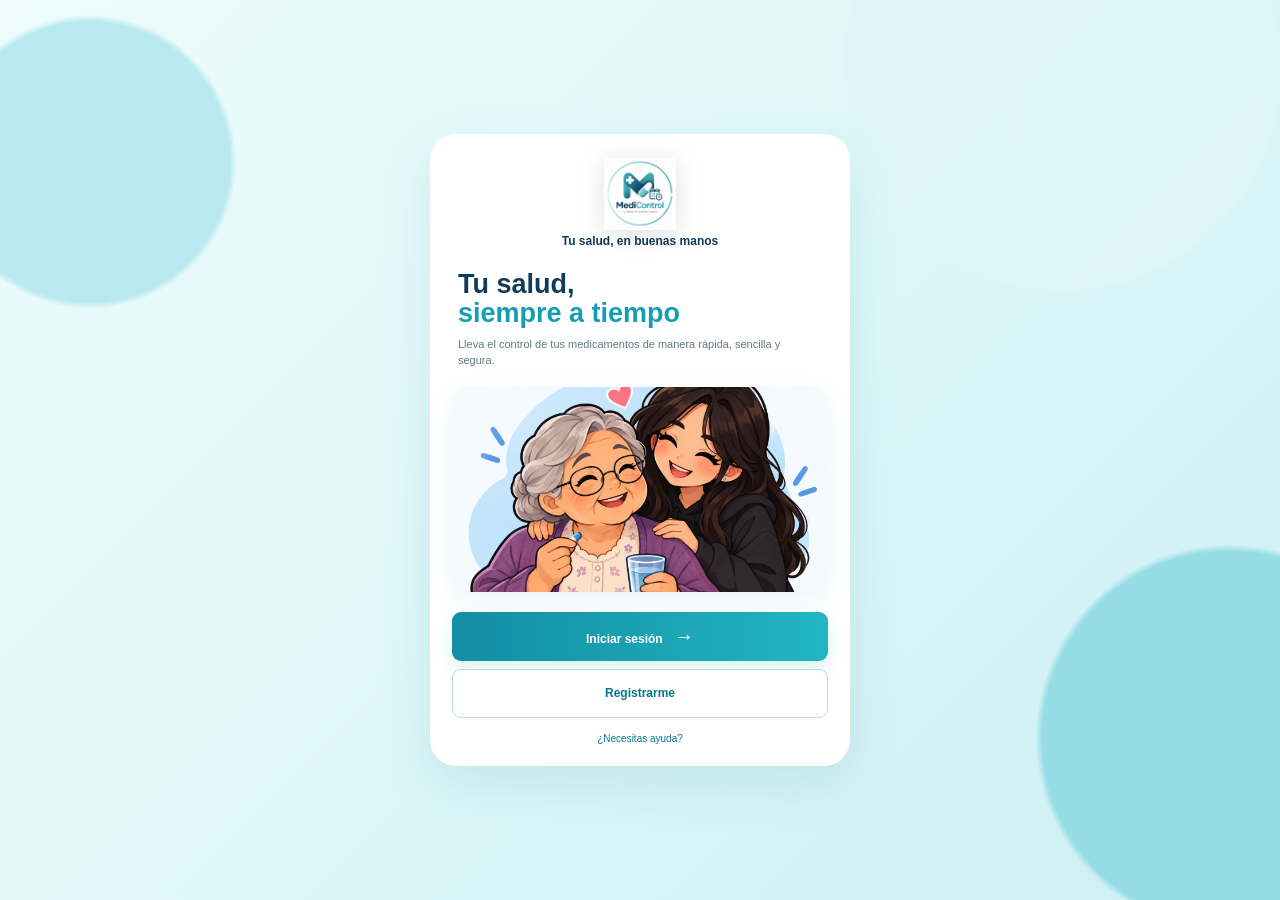
<file: index.html>
<!DOCTYPE html>
<html lang="es">
<head>
  <meta charset="UTF-8">
  <meta name="viewport" content="width=device-width, initial-scale=1.0">
  <title>MediControl | Iniciar sesión</title>
  <link rel="stylesheet" href="style.css">
</head>
<body>

  <main class="app">
    <section class="landing-card">

      <div class="landing-brand">
        <img src="assets/logo.png" class="landing-logo" alt="Logo MediControl">
        <p>Tu salud, en buenas manos</p>
      </div>

      <h1>Tu salud,<br><span>siempre a tiempo</span></h1>

      <p class="landing-description">
        Lleva el control de tus medicamentos de manera rápida, sencilla y segura.
      </p>

      <div class="landing-image">
        <img src="assets/Inicio.png" alt="Paciente y familiar">
      </div>

      <button class="landing-btn primary" type="button" id="openLogin">
        Iniciar sesión <b>→</b>
      </button>

      <button class="landing-btn secondary" type="button" id="register">
        Registrarme
      </button>

      <button class="help-btn" type="button" id="forgot">
        ¿Necesitas ayuda?
      </button>

    </section>

    <!-- FORMULARIO DE INICIO DE SESIÓN -->
    <div class="login-form-overlay" id="loginFormOverlay">
      <section class="login-form-card">
        <button class="form-close" type="button" id="closeLogin">×</button>

        <div class="form-brand">
          <img src="assets/logo.png" alt="MediControl">
          <h2>Iniciar sesión</h2>
          <p>Ingresa tus datos para continuar.</p>
        </div>

        <form id="loginForm">
          <label class="input">
            <span>👤</span>
            <input type="text" id="nombre" placeholder="Nombre o Apellido" autocomplete="name" required>
          </label>

          <label class="input" id="dniLoginBox">
            <span>🪪</span>
            <input type="password" id="password" placeholder="DNI del paciente" inputmode="numeric" maxlength="8" required>
            <button type="button" id="showPassword" aria-label="Mostrar DNI">👁️</button>
          </label>

          <div class="patient-found-card" id="patientFoundCard" aria-live="polite">
            <div class="patient-found-icon">✓</div>
            <div>
              <strong>Paciente encontrado</strong>
              <span id="patientFoundName">—</span>
              <small id="patientFoundDni">DNI: —</small>
            </div>
          </div>

          <button class="login-btn" type="submit">
            Iniciar sesión <b>→</b>
          </button>

          <button class="forgot" type="button" id="forgotForm">
            ¿Olvidaste tu contraseña?
          </button>

          <p id="message"></p>
        </form>
      </section>
    </div>
  </main>


      <!-- Selección de tipo de usuario -->
      <div class="role-overlay" id="loginRoleModal">
        <div class="role-modal">
          <button type="button" class="role-close" id="closeLoginRole">×</button>
          <div class="role-icon">👤</div>
          <span class="role-eyebrow">MEDICONTROL</span>
          <h2>¿Cómo deseas ingresar?</h2>
          <p>Selecciona el tipo de usuario para continuar.</p>

          <div class="role-options">
            <button type="button" class="role-option patient" data-role="paciente">
              <span>👤</span>
              <strong>Iniciar como paciente</strong>
              <small>Ver mis medicamentos, calendario y recordatorios</small>
            </button>

            <button type="button" class="role-option caregiver" data-role="apoderado">
              <span>👥</span>
              <strong>Iniciar como apoderado</strong>
              <small>Supervisar y acompañar el control de medicamentos</small>
            </button>
          </div>
        </div>
      </div>


      <div class="role-overlay" id="registerChoiceModal">
        <div class="role-modal">
          <button type="button" class="role-close" id="closeRegisterChoice">×</button>
          <div class="role-icon">✨</div>
          <span class="role-eyebrow">MEDICONTROL</span>
          <h2>¿Qué tipo de cuenta vas a crear?</h2>
          <p>Selecciona una opción para continuar con el registro.</p>

          <div class="role-options">
            <button type="button" class="role-option patient" data-role="paciente">
              <span>👤</span>
              <strong>Crear cuenta de paciente</strong>
              <small>Para controlar tus medicamentos y tratamientos.</small>
            </button>

            <button type="button" class="role-option caregiver" data-role="apoderado">
              <span>👥</span>
              <strong>Crear cuenta de apoderado</strong>
              <small>Para acompañar y supervisar a un paciente.</small>
            </button>
          </div>
        </div>
      </div>

  <script src="script.js"></script>
</body>
</html>
</file>
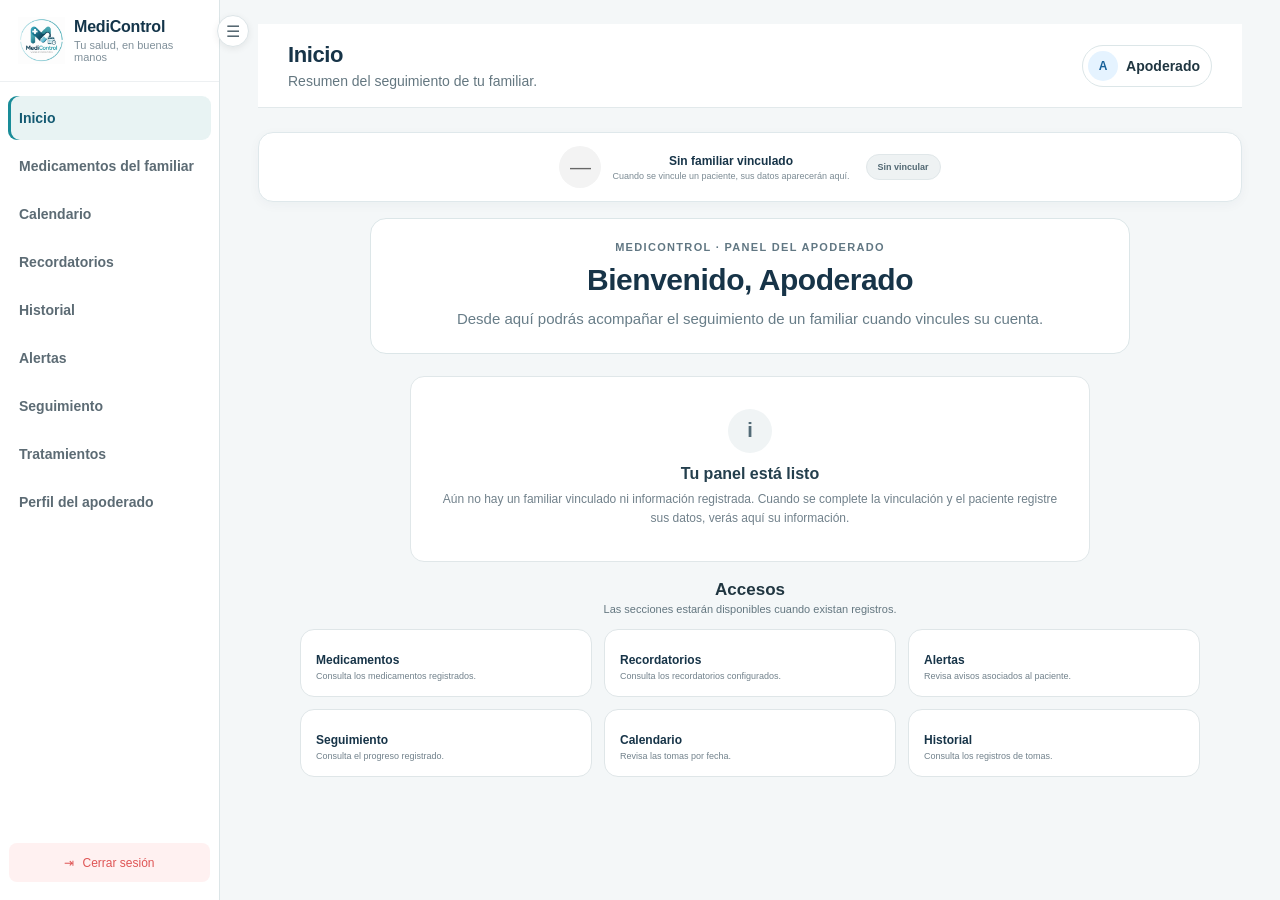
<file: apoderado.html>
<!DOCTYPE html>
<html lang="es">
<head>
  <meta charset="UTF-8">
  <meta name="viewport" content="width=device-width, initial-scale=1.0">
  <title>MediControl | Panel del apoderado</title>
  <link rel="stylesheet" href="principal.css">
  <style>
    :root{--mc-blue:#08758e;--mc-teal:#18a9bd;--mc-soft:#eef9fb;--mc-text:#173448;--mc-muted:#71818b;--mc-border:#dfe8eb;--mc-green:#299661;--mc-orange:#d58a17;--mc-red:#d85b5b}
    body{background:#f7fafb}
    .content{padding-top:24px}
    .caregiver-patient-bar{width:min(100%,1060px);margin:0 auto 16px;display:flex;align-items:center;justify-content:space-between;gap:16px;padding:12px 16px;background:#fff;border:1px solid var(--mc-border);border-radius:15px;box-shadow:0 3px 12px rgba(24,50,68,.04)}
    .caregiver-patient-info{display:flex;align-items:center;gap:11px}.caregiver-patient-avatar{width:42px;height:42px;border-radius:50%;background:#e9f8fb;display:grid;place-items:center;font-size:21px}.caregiver-patient-info strong{display:block;font-size:12px;color:var(--mc-text)}.caregiver-patient-info small{display:block;margin-top:3px;font-size:9px;color:#7b8a93}.caregiver-linked{padding:7px 11px;border-radius:999px;background:#e6f8ee;color:#258451;font-size:9px;font-weight:800;white-space:nowrap}
    .caregiver-section{display:none;width:min(100%,1060px);margin:0 auto}.caregiver-section.active-section{display:block}
    .page-intro{margin-bottom:14px}
    .section-grid{display:grid;grid-template-columns:repeat(3,minmax(0,1fr));gap:13px;margin-bottom:15px}.summary-card{background:#fff;border:1px solid var(--mc-border);border-radius:15px;padding:16px;min-height:105px;box-shadow:0 3px 12px rgba(24,50,68,.035)}.summary-card .summary-icon{width:38px;height:38px;border-radius:11px;background:var(--mc-soft);display:grid;place-items:center;font-size:19px}.summary-card strong{display:block;color:var(--mc-text);font-size:13px;margin-top:9px}.summary-card small{display:block;color:var(--mc-muted);font-size:9px;margin-top:4px;line-height:1.4}
    .status-strip{display:grid;grid-template-columns:repeat(3,1fr);gap:11px;margin-bottom:16px}.status-box{background:#fff;border:1px solid var(--mc-border);border-radius:14px;padding:13px 14px}.status-box .big{display:block;font-size:23px;font-weight:800;margin-top:5px}.status-box small{color:var(--mc-muted);font-size:9px}.status-box.green .big{color:var(--mc-green)}.status-box.orange .big{color:var(--mc-orange)}.status-box.red .big{color:var(--mc-red)}
    .caregiver-list{display:grid;gap:10px}.caregiver-row{background:#fff;border:1px solid var(--mc-border);border-radius:14px;padding:14px 16px;display:flex;align-items:center;justify-content:space-between;gap:14px;box-shadow:0 2px 8px rgba(24,50,68,.025)}.caregiver-row-main{display:flex;align-items:center;gap:12px;min-width:0}.row-icon{width:42px;height:42px;border-radius:12px;background:#edf9fb;display:grid;place-items:center;font-size:20px;flex:0 0 42px}.caregiver-row strong{color:var(--mc-text);font-size:12px}.caregiver-row small{display:block;color:var(--mc-muted);font-size:9px;margin-top:4px}.caregiver-status{padding:6px 10px;border-radius:999px;font-size:8px;font-weight:800;white-space:nowrap}.taken{background:#e5f8ee;color:#258451}.pending{background:#fff3dc;color:#c47b12}.omitted{background:#ffe8e8;color:#c75252}.active-pill{background:#e5f8ee;color:#258451}
    .quick-actions{display:grid;grid-template-columns:repeat(3,1fr);gap:12px;margin-top:14px}.quick-card{border:1px solid var(--mc-border);background:#fff;border-radius:14px;padding:15px;text-align:left;cursor:pointer;transition:.2s;box-shadow:0 2px 8px rgba(24,50,68,.025)}.quick-card:hover{transform:translateY(-2px);border-color:#9bd9e2}.quick-card span{font-size:20px}.quick-card strong{display:block;margin-top:8px;font-size:12px;color:var(--mc-text)}.quick-card small{display:block;margin-top:4px;color:var(--mc-muted);font-size:9px}
    .alarm-next-card{display:flex;align-items:center;justify-content:space-between;gap:18px;background:linear-gradient(135deg,#0d8faf,#20b3c2);color:#fff;border-radius:18px;padding:22px 24px;margin-bottom:18px;box-shadow:0 12px 28px rgba(13,143,175,.16)}.alarm-next-card .label{font-size:9px;font-weight:800;letter-spacing:.08em;opacity:.9}.alarm-next-card h3{font-size:24px;margin:5px 0 2px}.alarm-next-card p{font-size:10px;opacity:.92}.alarm-next-time{text-align:right}.alarm-next-time strong{display:block;font-size:25px}.alarm-next-time small{display:block;margin-top:3px;font-size:9px;opacity:.9}.alarm-heading{display:flex;align-items:end;justify-content:space-between;gap:15px;margin:0 2px 11px}.alarm-heading h3{font-size:17px;color:var(--mc-text)}.alarm-heading p{margin-top:4px;font-size:10px;color:var(--mc-muted)}.alarm-count{padding:7px 10px;background:#e6f8fa;color:#0b8497;border-radius:999px;font-size:9px;font-weight:800;white-space:nowrap}.alarm-grid{display:grid;grid-template-columns:repeat(2,minmax(0,1fr));gap:13px}.alarm-card{display:flex;align-items:center;gap:13px;background:#fff;border:1px solid var(--mc-border);border-radius:15px;padding:15px;box-shadow:0 2px 8px rgba(24,50,68,.025)}.alarm-icon{width:48px;height:48px;flex:0 0 48px;border-radius:13px;background:#e9f7fb;display:grid;place-items:center;font-size:22px}.alarm-info{min-width:0}.alarm-info h4{margin:0;color:var(--mc-text);font-size:14px}.alarm-info small{display:block;color:var(--mc-muted);font-size:9px;margin-top:2px}.alarm-time{display:block;width:max-content;margin-top:7px;padding:5px 7px;border-radius:7px;background:#eef8fc;color:#087fa4;font-size:9px;font-weight:700}.alarm-active{display:block;margin-top:6px;color:#299661;font-size:9px;font-weight:700}.alarm-status{display:block;margin-top:3px;font-size:9px;font-weight:800}.status-taken{color:#299661}.status-pending{color:#d58a17}
    .alert-grid{display:grid;grid-template-columns:repeat(2,minmax(0,1fr));gap:13px}.alert-card{display:flex;align-items:flex-start;gap:12px;background:#fff;border:1px solid var(--mc-border);border-radius:15px;padding:16px}.alert-icon{width:42px;height:42px;border-radius:12px;display:grid;place-items:center;font-size:20px;flex:0 0 42px}.alert-card.warning .alert-icon{background:#fff3dc}.alert-card.danger .alert-icon{background:#ffe8e8}.alert-card.ok .alert-icon{background:#e5f8ee}.alert-card h4{font-size:13px;color:var(--mc-text)}.alert-card p{font-size:10px;color:var(--mc-muted);margin-top:4px;line-height:1.45}.alert-card strong{color:var(--mc-text)}
    .progress-card{background:#fff;border:1px solid var(--mc-border);border-radius:16px;padding:18px;margin-bottom:14px}.progress-head{display:flex;justify-content:space-between;gap:10px;align-items:end}.progress-head h3{font-size:16px;color:var(--mc-text)}.progress-head strong{font-size:22px;color:var(--mc-green)}.progress-head p{font-size:10px;color:var(--mc-muted);margin-top:3px}.progress-track{height:11px;border-radius:99px;background:#edf2f3;overflow:hidden;margin-top:14px}.progress-fill{height:100%;width:67%;background:linear-gradient(90deg,#19a8bb,#48c79a);border-radius:99px}.week-grid{display:grid;grid-template-columns:repeat(7,1fr);gap:8px;margin-top:16px}.week-day{text-align:center;padding:10px 5px;border:1px solid #e5edef;border-radius:10px;background:#fbfdfe}.week-day strong{display:block;font-size:9px;color:var(--mc-muted)}.week-day b{display:block;margin-top:5px;font-size:11px;color:var(--mc-text)}.week-dot{width:8px;height:8px;border-radius:50%;background:#39aa7a;margin:6px auto 0}.week-dot.partial{background:#e8a83d}.week-dot.low{background:#d85b5b}
    .profile-layout{display:grid;grid-template-columns:minmax(280px,.7fr) minmax(0,1.3fr);gap:15px}.profile-card,.profile-settings-card{background:#fff;border:1px solid var(--mc-border);border-radius:16px;padding:20px;box-shadow:0 2px 9px rgba(24,50,68,.025)}.profile-card{text-align:center}.profile-avatar{width:76px;height:76px;margin:0 auto 11px;border-radius:50%;display:grid;place-items:center;background:#e7f7fa;color:#08758e;font-size:29px;font-weight:800}.profile-card h3{font-size:19px;color:var(--mc-text)}.profile-role{margin-top:4px;color:var(--mc-muted);font-size:10px;font-weight:700}.profile-data{display:grid;gap:8px;margin-top:17px;text-align:left}.profile-data-row{display:flex;gap:10px;align-items:center;padding:10px;border:1px solid #edf1f2;border-radius:11px}.profile-data-icon{width:30px;height:30px;border-radius:8px;background:#f0fafb;display:grid;place-items:center;font-size:15px}.profile-data-row small{display:block;color:var(--mc-muted);font-size:8px}.profile-data-row strong{display:block;margin-top:2px;color:var(--mc-text);font-size:10px}.account-active{color:var(--mc-green)!important}.profile-settings-title{display:flex;justify-content:space-between;align-items:start;gap:12px}.profile-settings-title h3{font-size:17px;color:var(--mc-text)}.profile-settings-title p{margin-top:4px;color:var(--mc-muted);font-size:10px}.secure-badge{background:#e5f8ee;color:#258451;padding:6px 9px;border-radius:999px;font-size:8px;font-weight:800;white-space:nowrap}.profile-info-grid{display:grid;grid-template-columns:repeat(2,1fr);gap:10px;margin-top:16px}.profile-info-box{display:flex;align-items:center;gap:9px;padding:12px;border:1px solid #edf1f2;border-radius:11px}.profile-info-box>span{font-size:16px}.profile-info-box small{display:block;color:var(--mc-muted);font-size:8px}.profile-info-box strong{display:block;color:var(--mc-text);font-size:10px;margin-top:2px}.profile-tip{display:flex;gap:10px;margin-top:14px;padding:12px;border-radius:12px;background:#eef9fb}.profile-tip>span{font-size:18px}.profile-tip strong{font-size:10px;color:var(--mc-text)}.profile-tip p{font-size:9px;color:var(--mc-muted);line-height:1.5;margin-top:3px}
    .empty-note{margin-top:12px;padding:12px 14px;background:#f6fbfc;border:1px dashed #cde2e6;border-radius:12px;color:#71818b;font-size:9px}
    .menu-overlay{display:none}
    @media(max-width:900px){.section-grid,.quick-actions{grid-template-columns:repeat(2,1fr)}.profile-layout{grid-template-columns:1fr}}
    @media(max-width:700px){.content{padding:20px 14px 40px}.caregiver-patient-bar{align-items:flex-start;flex-direction:column}.caregiver-linked{align-self:flex-start}.status-strip{grid-template-columns:1fr}.alarm-grid,.alert-grid{grid-template-columns:1fr}.week-grid{gap:4px}.week-day{padding:8px 2px}.week-day strong{font-size:8px}.profile-info-grid{grid-template-columns:1fr}}
    @media(max-width:520px){.section-grid,.quick-actions{grid-template-columns:1fr}.alarm-next-card{align-items:flex-start;flex-direction:column}.alarm-next-time{text-align:left}.alarm-heading{align-items:flex-start;flex-direction:column}.caregiver-row{align-items:flex-start}.caregiver-status{margin-left:auto}}
    body.menu-closed .content{width:100%;margin-left:0}.menu-toggle{transition:.25s ease}
    @media(min-width:801px){body.menu-closed .sidebar{width:68px;min-width:68px}body.menu-closed .brand{justify-content:center;padding:10px 8px}body.menu-closed .brand img{width:42px;height:42px}body.menu-closed .brand div,body.menu-closed .nav-item b{display:none}body.menu-closed .nav-item{justify-content:center;padding:0}body.menu-closed .nav-item span{font-size:18px}body.menu-closed .menu-toggle{left:64px}body.menu-closed .content{width:calc(100% - 68px);margin-left:68px}}
    @media(max-width:800px){.sidebar{transform:translateX(-100%);transition:.25s ease}.content{width:100%;margin-left:0}.menu-toggle{left:16px;top:15px}.topbar{padding-left:46px}body.menu-open .sidebar{transform:translateX(0)}body.menu-open::after{content:"";position:fixed;inset:0;background:rgba(16,48,65,.22);z-index:15}}
  
    /* Ajustes exclusivos del panel de apoderado */
    .caregiver-section{max-width:980px;text-align:center}
    .page-intro{display:flex;justify-content:center;text-align:center;margin:0 auto 22px;max-width:760px}
    .page-intro>div{width:100%}
    .page-intro .eyebrow{color:#617783;letter-spacing:.12em}
    .page-intro h2{color:#173448;font-size:clamp(23px,3vw,30px);margin:8px 0}
    .page-intro p{color:#687d88;line-height:1.6}
    .caregiver-patient-bar{justify-content:center;text-align:center;min-height:70px}
    .caregiver-patient-info{justify-content:center}
    .caregiver-patient-avatar,.summary-icon,.row-icon,.alarm-icon,.alert-icon,.profile-data-icon,.profile-info-box>span{background:#f0f4f5!important;color:#536b77!important;filter:grayscale(1)}
    .caregiver-linked,.caregiver-status,.secure-badge,.alarm-count{background:#eef2f3!important;color:#526873!important;border:1px solid #e0e7e9}
    .section-grid,.status-strip,.caregiver-list,.alarm-grid,.alert-grid,.quick-actions,.profile-layout,.profile-info-grid{max-width:900px;margin-left:auto;margin-right:auto;text-align:left}
    .caregiver-row,.summary-card,.status-box,.quick-card,.alarm-card,.alert-card,.progress-card,.profile-card,.profile-settings-card{box-shadow:none;border-color:#dfe6e8}
    .quick-card{text-align:left}
    .empty-state{max-width:680px;margin:18px auto;padding:32px 22px;border:1px solid #e0e7e9;border-radius:14px;background:#fff;text-align:center}
    .empty-state-mark{width:44px;height:44px;margin:0 auto 12px;border-radius:50%;display:grid;place-items:center;background:#f0f4f5;color:#536b77;font-size:20px;font-weight:600}
    .empty-state h3{margin:0 0 7px;color:#243f4d;font-size:16px}
    .empty-state p{margin:0;color:#71818b;font-size:12px;line-height:1.65}
    .empty-note{max-width:680px;margin:14px auto;text-align:center;background:#f7f9fa;border:1px solid #e3e9eb;color:#657983}
    .status-strip{grid-template-columns:repeat(3,minmax(0,1fr))}
    .status-box .big{color:#526873!important}
    .progress-fill{background:#8ba7b0!important;width:0!important}
    .week-dot,.week-dot.partial,.week-dot.low{background:#d9e1e4!important}
    .profile-card{text-align:center}
    @media(max-width:650px){.caregiver-section{padding-left:2px;padding-right:2px}.status-strip{grid-template-columns:1fr}.caregiver-patient-bar{padding:12px}.caregiver-row{align-items:flex-start}.caregiver-row-main{align-items:flex-start}}
  </style>
</head>
<body>
<div class="layout">
  <button class="menu-toggle" id="menuToggle" aria-label="Abrir o cerrar menú" aria-expanded="false">☰</button>
  <aside class="sidebar" id="sidebar">
    <div class="brand"><img src="assets/logo.png" alt="MediControl"><div><strong>MediControl</strong><small>Tu salud, en buenas manos</small></div></div>
    <nav class="nav" aria-label="Navegación del apoderado">
      <button class="nav-item active" data-section="inicio"><b>Inicio</b></button>
      <button class="nav-item" data-section="medicamentos"><b>Medicamentos del familiar</b></button>
      <button class="nav-item" data-section="calendario"><b>Calendario</b></button>
      <button class="nav-item" data-section="recordatorios"><b>Recordatorios</b></button>
      <button class="nav-item" data-section="historial"><b>Historial</b></button>
      <button class="nav-item" data-section="alertas"><b>Alertas</b></button>
      <button class="nav-item" data-section="seguimiento"><b>Seguimiento</b></button>
      <button class="nav-item" data-section="tratamientos"><b>Tratamientos</b></button>
      <button class="nav-item" data-section="perfil"><b>Perfil del apoderado</b></button>
    </nav>
    <div class="sidebar-bottom"><button class="logout" id="logout"><span>⇥</span>Cerrar sesión</button></div>
  </aside>

  <main class="content">
    <header class="topbar">
      <div><h1 id="pageTitle">Inicio</h1><p id="pageSubtitle">Resumen del seguimiento de tu familiar.</p></div>
      <div class="profile-mini"><span id="profileInitial">A</span><strong id="profileName">Apoderado</strong></div>
    </header>

    <div class="caregiver-patient-bar">
      <div class="caregiver-patient-info"><div class="caregiver-patient-avatar">—</div><div><strong id="patientNameTop">Sin familiar vinculado</strong><small id="patientLinkInfo">Cuando se vincule un paciente, sus datos aparecerán aquí.</small></div></div>
      <span class="caregiver-linked" id="patientLinkStatus">Sin vincular</span>
    </div>

    <section class="caregiver-section active-section" id="inicio">
      <div class="page-intro"><div><span class="eyebrow">MEDICONTROL · PANEL DEL APODERADO</span><h2>Bienvenido, <span id="homeName">Apoderado</span></h2><p>Desde aquí podrás acompañar el seguimiento de un familiar cuando vincules su cuenta.</p></div></div>
      <div class="empty-state"><div class="empty-state-mark">i</div><h3>Tu panel está listo</h3><p>Aún no hay un familiar vinculado ni información registrada. Cuando se complete la vinculación y el paciente registre sus datos, verás aquí su información.</p></div>
      <div class="section-title"><h3>Accesos</h3><span>Las secciones estarán disponibles cuando existan registros.</span></div>
      <div class="quick-actions">
        <button class="quick-card" data-go="medicamentos"><strong>Medicamentos</strong><small>Consulta los medicamentos registrados.</small></button>
        <button class="quick-card" data-go="recordatorios"><strong>Recordatorios</strong><small>Consulta los recordatorios configurados.</small></button>
        <button class="quick-card" data-go="alertas"><strong>Alertas</strong><small>Revisa avisos asociados al paciente.</small></button>
        <button class="quick-card" data-go="seguimiento"><strong>Seguimiento</strong><small>Consulta el progreso registrado.</small></button>
        <button class="quick-card" data-go="calendario"><strong>Calendario</strong><small>Revisa las tomas por fecha.</small></button>
        <button class="quick-card" data-go="historial"><strong>Historial</strong><small>Consulta los registros de tomas.</small></button>
      </div>
    </section>

    <section class="caregiver-section" id="medicamentos">
      <div class="page-intro"><div><span class="eyebrow">FAMILIAR SUPERVISADO</span><h2>Medicamentos</h2><p>Consulta los medicamentos registrados y sus horarios.</p></div></div>
      <div class="empty-state"><div class="empty-state-mark">—</div><h3>No hay medicamentos registrados</h3><p>Cuando el paciente agregue medicamentos a su cuenta vinculada, aparecerán aquí con sus horarios y estado.</p></div>
    </section>

    <section class="caregiver-section" id="calendario">
      <div class="page-intro"><div><span class="eyebrow">ORGANIZACIÓN</span><h2>Calendario</h2><p>Revisa las tomas programadas y su estado.</p></div></div>
      <div class="empty-state"><div class="empty-state-mark">—</div><h3>Calendario sin registros</h3><p>Las tomas aparecerán en el calendario cuando el paciente registre medicamentos y horarios.</p></div>
    </section>

    <section class="caregiver-section" id="recordatorios">
      <div class="page-intro"><div><span class="eyebrow">AVISOS</span><h2>Recordatorios</h2><p>Consulta las alarmas configuradas para el familiar.</p></div></div>
      <div class="empty-state"><div class="empty-state-mark">—</div><h3>No hay recordatorios configurados</h3><p>Los recordatorios se mostrarán aquí cuando se creen desde la cuenta del paciente.</p></div>
    </section>

    <section class="caregiver-section" id="historial">
      <div class="page-intro"><div><span class="eyebrow">REGISTROS</span><h2>Historial de tomas</h2><p>Consulta el registro de tomas del familiar.</p></div></div>
      <div class="empty-state"><div class="empty-state-mark">—</div><h3>El historial está vacío</h3><p>Cuando se confirmen o registren tomas, los datos se conservarán aquí.</p></div>
    </section>

    <section class="caregiver-section" id="alertas">
      <div class="page-intro"><div><span class="eyebrow">AVISOS IMPORTANTES</span><h2>Alertas</h2><p>Información que puede requerir atención del apoderado.</p></div></div>
      <div class="empty-state"><div class="empty-state-mark">—</div><h3>No hay alertas</h3><p>Las alertas aparecerán cuando existan registros que requieran seguimiento. No se muestran avisos de demostración.</p></div>
    </section>

    <section class="caregiver-section" id="seguimiento">
      <div class="page-intro"><div><span class="eyebrow">RESUMEN</span><h2>Seguimiento</h2><p>Consulta el progreso del familiar a partir de los registros disponibles.</p></div></div>
      <div class="empty-state"><div class="empty-state-mark">—</div><h3>Aún no hay datos de seguimiento</h3><p>El progreso se calculará cuando existan medicamentos, horarios y confirmaciones registradas.</p></div>
    </section>

    <section class="caregiver-section" id="tratamientos">
      <div class="page-intro"><div><span class="eyebrow">INFORMACIÓN DEL PACIENTE</span><h2>Tratamientos</h2><p>Consulta los tratamientos registrados para el familiar.</p></div></div>
      <div class="empty-state"><div class="empty-state-mark">—</div><h3>No hay tratamientos registrados</h3><p>Cuando se registre un tratamiento en la cuenta del paciente, podrás consultarlo aquí. No se mostrarán tratamientos de ejemplo.</p></div>
    </section>

    <section class="caregiver-section" id="perfil">
      <div class="page-intro"><div><span class="eyebrow">CUENTA</span><h2>Perfil del apoderado</h2><p>Consulta la información de la cuenta responsable del seguimiento.</p></div></div>
      <div class="profile-layout">
        <div class="profile-card"><div class="profile-avatar" id="apoderadoAvatar">A</div><h3 id="apoderadoNombre">Apoderado</h3><p class="profile-role">Cuenta de apoderado</p><div class="profile-data"><div class="profile-data-row"><div><small>Nombre completo</small><strong id="apoderadoFullName">Apoderado</strong></div></div><div class="profile-data-row"><div><small>Familiar supervisado</small><strong id="profilePatientName">Sin familiar vinculado</strong></div></div><div class="profile-data-row"><div><small>Vinculación</small><strong id="profileLinkStatus">Pendiente</strong></div></div></div></div>
        <div class="profile-settings-card"><div class="profile-settings-title"><div><h3>Información de la cuenta</h3><p>Datos disponibles en esta sesión.</p></div></div><div class="profile-info-grid"><div class="profile-info-box"><div><small>Nombre</small><strong id="apoderadoInfoName">Apoderado</strong></div></div><div class="profile-info-box"><div><small>Familiar supervisado</small><strong id="profilePatientName2">Sin familiar vinculado</strong></div></div><div class="profile-info-box"><div><small>DNI del familiar</small><strong id="profilePatientDni">No disponible</strong></div></div><div class="profile-info-box"><div><small>Tipo de usuario</small><strong>Apoderado</strong></div></div></div><div class="profile-tip"><div><strong>Función del apoderado</strong><p>Consultar los medicamentos, horarios, recordatorios, historial y alertas del familiar vinculado.</p></div></div></div>
      </div>
    </section>
  </main>
</div>

<script>
(function(){
  const navItems=document.querySelectorAll('.nav-item');
  const sections=document.querySelectorAll('.caregiver-section');
  const title=document.getElementById('pageTitle');
  const subtitle=document.getElementById('pageSubtitle');
  const menuToggle=document.getElementById('menuToggle');
  const body=document.body;
  const patientDni=localStorage.getItem('dniPacienteActivo')||localStorage.getItem('medicontrolDniPaciente')||'';
  const apoderadoNombre=localStorage.getItem('apoderadoNombreActivo')||localStorage.getItem('apoderadoNombre')||'Apoderado';
  const titles={
    inicio:['Inicio','Resumen del seguimiento de tu familiar.'],
    medicamentos:['Medicamentos del familiar','Consulta los medicamentos y horarios del paciente.'],
    calendario:['Calendario','Revisa las tomas del familiar por fecha.'],
    recordatorios:['Recordatorios','Consulta las alarmas programadas del familiar.'],
    historial:['Historial','Revisa el registro de tomas del familiar.'],
    alertas:['Alertas','Información que puede requerir atención.'],
    seguimiento:['Seguimiento','Resumen del cumplimiento de las tomas.'],
    perfil:['Perfil del apoderado','Información de la cuenta del apoderado.']
  };
  function showSection(id){
    sections.forEach(s=>s.classList.toggle('active-section',s.id===id));
    navItems.forEach(n=>n.classList.toggle('active',n.dataset.section===id));
    if(titles[id]){title.textContent=titles[id][0];subtitle.textContent=titles[id][1]}
    if(window.innerWidth<=800){body.classList.remove('menu-open');menuToggle.setAttribute('aria-expanded','false')}
    window.scrollTo({top:0,behavior:'smooth'});
  }
  navItems.forEach(n=>n.addEventListener('click',()=>showSection(n.dataset.section)));
  document.querySelectorAll('[data-go]').forEach(b=>b.addEventListener('click',()=>showSection(b.dataset.go)));
  menuToggle.addEventListener('click',()=>{
    if(window.innerWidth<=800){body.classList.toggle('menu-open');menuToggle.setAttribute('aria-expanded',body.classList.contains('menu-open'))}
    else{body.classList.toggle('menu-closed');menuToggle.setAttribute('aria-expanded',!body.classList.contains('menu-closed'))}
  });
  document.addEventListener('click',e=>{if(window.innerWidth<=800 && body.classList.contains('menu-open') && e.target===body){body.classList.remove('menu-open');menuToggle.setAttribute('aria-expanded','false')}});
  document.getElementById('logout').addEventListener('click',()=>{
    ['apoderadoNombreActivo','dniPacienteActivo','apoderadoPacienteVinculado','medicontrolDniPaciente','apoderadoNombre','medicontrolApoderadoNombre'].forEach(k=>localStorage.removeItem(k));
    window.location.href='index.html';
  });
  document.getElementById('profileName').textContent=apoderadoNombre;
  document.getElementById('profileInitial').textContent=apoderadoNombre.trim().charAt(0).toUpperCase()||'S';
  document.getElementById('homeName').textContent=apoderadoNombre;
  document.getElementById('apoderadoNombre').textContent=apoderadoNombre;
  document.getElementById('apoderadoFullName').textContent=apoderadoNombre;
  document.getElementById('apoderadoInfoName').textContent=apoderadoNombre;
  document.getElementById('apoderadoAvatar').textContent=apoderadoNombre.trim().charAt(0).toUpperCase()||'S';
  const linkedName=localStorage.getItem('nombrePacienteActivo')||localStorage.getItem('pacienteNombre')||'';
  const linked=Boolean(patientDni);
  const patientNameTop=document.getElementById('patientNameTop');
  if(patientNameTop) patientNameTop.textContent=linked?('Familiar supervisado: '+(linkedName||'Paciente vinculado')):'Sin familiar vinculado';
  const patientLinkInfo=document.getElementById('patientLinkInfo');
  if(patientLinkInfo) patientLinkInfo.textContent=linked?('DNI: '+patientDni):'Cuando se vincule un paciente, sus datos aparecerán aquí.';
  const patientLinkStatus=document.getElementById('patientLinkStatus');
  if(patientLinkStatus) patientLinkStatus.textContent=linked?'Vinculado':'Sin vincular';
  const patientName1=document.getElementById('profilePatientName'); if(patientName1) patientName1.textContent=linked?(linkedName||'Paciente vinculado'):'Sin familiar vinculado';
  const patientName2=document.getElementById('profilePatientName2'); if(patientName2) patientName2.textContent=linked?(linkedName||'Paciente vinculado'):'Sin familiar vinculado';
  const patientDniProfile=document.getElementById('profilePatientDni'); if(patientDniProfile) patientDniProfile.textContent=patientDni||'No disponible';
  const profileLinkStatus=document.getElementById('profileLinkStatus'); if(profileLinkStatus) profileLinkStatus.textContent=linked?'Vinculado':'Pendiente';
})();
</script>
</body>
</html>
</file>
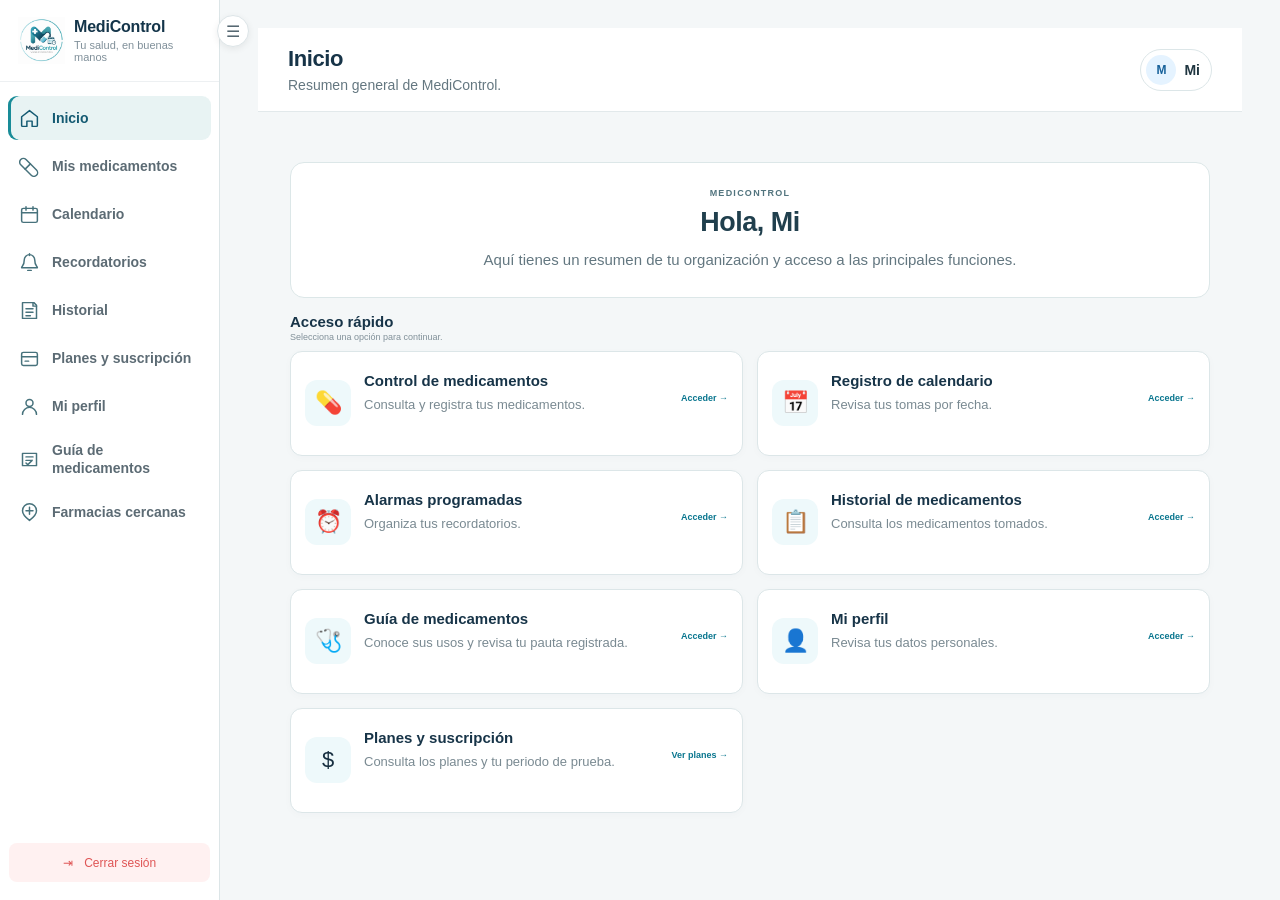
<file: principal.html>
<!DOCTYPE html>
<html lang="es">
<head>
  <meta charset="UTF-8">
  <meta name="viewport" content="width=device-width, initial-scale=1.0">
  <title>MediControl | Mis medicamentos</title>
  <link rel="stylesheet" href="principal.css">
</head>
<body>

  <div class="layout">

    <button class="menu-toggle" id="menuToggle" aria-label="Abrir o cerrar menú">☰</button>

    <aside class="sidebar" id="sidebar">

      <div class="brand">
        <img src="assets/logo.png" alt="MediControl">
        <div>
          <strong>MediControl</strong>
          <small>Tu salud, en buenas manos</small>
        </div>
      </div>

      <nav class="nav" aria-label="Navegación principal">

        <button class="nav-item active" data-section="inicio" type="button">
          <span class="nav-icon"><svg viewBox="0 0 24 24" aria-hidden="true"><path d="m3 10 9-7 9 7v10a1 1 0 0 1-1 1h-5v-6H9v6H4a1 1 0 0 1-1-1z"/></svg></span>
          <b>Inicio</b>
        </button>

        <button class="nav-item" data-section="medicamentos" type="button">
          <span class="nav-icon"><svg viewBox="0 0 24 24" aria-hidden="true"><path d="m8 4 12 12a4.2 4.2 0 0 1-6 6L2 10a4.2 4.2 0 0 1 6-6Z"/><path d="m7 15 6-6"/></svg></span>
          <b>Mis medicamentos</b>
        </button>

        <button class="nav-item" data-section="calendario" type="button">
          <span class="nav-icon"><svg viewBox="0 0 24 24" aria-hidden="true"><rect x="3" y="5" width="18" height="16" rx="2"/><path d="M16 3v4M8 3v4M3 10h18"/></svg></span>
          <b>Calendario</b>
        </button>

        <button class="nav-item" data-section="recordatorios" type="button">
          <span class="nav-icon"><svg viewBox="0 0 24 24" aria-hidden="true"><path d="M18 9a6 6 0 0 0-12 0c0 7-3 7-3 9h18c0-2-3-2-3-9M10 21h4"/><path d="M12 2v2"/></svg></span>
          <b>Recordatorios</b>
        </button>

        <button class="nav-item" data-section="historial" type="button">
          <span class="nav-icon"><svg viewBox="0 0 24 24" aria-hidden="true"><path d="M7 3h10l3 3v15H4V3zM8 10h8M8 14h8M8 18h5"/><path d="M16 3v4h4"/></svg></span>
          <b>Historial</b>
        </button>
<button class="nav-item" data-section="suscripcion" type="button">
          <span class="nav-icon"><svg viewBox="0 0 24 24" aria-hidden="true"><rect x="3" y="5" width="18" height="15" rx="2"/><path d="M3 10h18M7 15h4"/></svg></span>
          <b>Planes y suscripción</b>
        </button>

        <button class="nav-item" data-section="perfil" type="button">
          <span class="nav-icon"><svg viewBox="0 0 24 24" aria-hidden="true"><circle cx="12" cy="8" r="4"/><path d="M4 21a8 8 0 0 1 16 0"/></svg></span>
          <b>Mi perfil</b>
        </button>

        <button class="nav-item" data-section="tratamientos" type="button">
          <span class="nav-icon"><svg viewBox="0 0 24 24" aria-hidden="true"><path d="M4 5h16v14H4zM8 9h8M8 13h6"/><path d="m8 16 2 2 5-5"/></svg></span>
          <b>Guía de medicamentos</b>
        </button>

        <button class="nav-item" data-section="farmacias" type="button">
          <span class="nav-icon"><svg viewBox="0 0 24 24" aria-hidden="true"><path d="M20 10c0 5-8 11-8 11S4 15 4 10a8 8 0 1 1 16 0Z"/><path d="M12 6v8M8 10h8"/></svg></span>
          <b>Farmacias cercanas</b>
        </button>

      </nav>

      <div class="sidebar-bottom">
        <button class="logout" id="logout">
          <span>⇥</span>
          Cerrar sesión
        </button>
      </div>

    </aside>

    <main class="content">

      <header class="topbar">
        <div>
          <h1 id="pageTitle">Mis medicamentos</h1>
          <p id="pageSubtitle">Consulta tus medicamentos y horarios.</p>
        </div>

        <div class="profile-mini">
          <span id="profileInitial">U</span>
          <strong id="profileName">Usuario</strong>
        </div>
      </header>

      <!-- MEDICAMENTOS: PRIMERA PANTALLA -->
      <section class="section active-section" id="medicamentos">

        <div class="page-intro">
          <div>
            <span class="eyebrow">MEDICONTROL</span>
            <h2>Mis medicamentos 💊</h2>
            <p>Aquí puedes revisar qué medicamentos debes tomar.</p>
          </div>

          <button class="add-btn" id="addMedication">+ Agregar medicamento</button>
        </div>

        <div class="section-title">
          <div>
            <h3>Medicamentos registrados</h3>
            <span>0 medicamentos registrados</span>
          </div>
        </div>

        
        <div class="medication-list" aria-live="polite"></div>

        <div class="stock-warning" id="stockWarning" hidden>
          <span>!</span>
          <div>
            <strong>Medicamentos por terminar</strong>
            <p id="stockWarningText">Revisa la cantidad de unidades disponibles.</p>
            <button type="button" class="stock-search-button" id="stockSearchPharmacy">Buscar farmacias</button>
          </div>
        </div>

      </section>

      <section class="section" id="inicio">
        <div class="home-landing">

          <div class="home-welcome">
            <span class="eyebrow">MEDICONTROL</span>
            <h2>Hola, <span id="homeName">bienvenido/a</span></h2>
            <p>Aquí tienes un resumen de tu organización y acceso a las principales funciones.</p>
          </div>



          <div class="home-hero">
            <img src="assets/doctora_inicio.png" alt="Doctora de MediControl">
          </div>

          <div class="home-tools-title">
            <div>
              <h3>Acceso rápido</h3>
              <p>Selecciona una opción para continuar.</p>
            </div>
          </div>

          <div class="home-grid">

            <button class="home-card" data-go="medicamentos">
              <div class="home-icon">💊</div>
              <div class="home-card-text">
                <strong>Control de medicamentos</strong>
                <small>Consulta y registra tus medicamentos.</small>
              </div>
              <span class="card-link">Acceder →</span>
            </button>

            <button class="home-card" data-go="calendario">
              <div class="home-icon">📅</div>
              <div class="home-card-text">
                <strong>Registro de calendario</strong>
                <small>Revisa tus tomas por fecha.</small>
              </div>
              <span class="card-link">Acceder →</span>
            </button>

            <button class="home-card" data-go="recordatorios">
              <div class="home-icon">⏰</div>
              <div class="home-card-text">
                <strong>Alarmas programadas</strong>
                <small>Organiza tus recordatorios.</small>
              </div>
              <span class="card-link">Acceder →</span>
            </button>

            <button class="home-card" data-go="historial">
              <div class="home-icon">📋</div>
              <div class="home-card-text">
                <strong>Historial de medicamentos</strong>
                <small>Consulta los medicamentos tomados.</small>
              </div>
              <span class="card-link">Acceder →</span>
            </button>

            <button class="home-card" data-go="tratamientos">
              <div class="home-icon">🩺</div>
              <div class="home-card-text">
                <strong>Guía de medicamentos</strong>
                <small>Conoce sus usos y revisa tu pauta registrada.</small>
              </div>
              <span class="card-link">Acceder →</span>
            </button>

            <button class="home-card" data-go="perfil">
              <div class="home-icon">👤</div>
              <div class="home-card-text">
                <strong>Mi perfil</strong>
                <small>Revisa tus datos personales.</small>
              </div>
              <span class="card-link">Acceder →</span>
            </button>

            <button class="home-card" data-go="suscripcion">
              <div class="home-icon">$</div>
              <div class="home-card-text">
                <strong>Planes y suscripción</strong>
                <small>Consulta los planes y tu periodo de prueba.</small>
              </div>
              <span class="card-link">Ver planes →</span>
            </button>

          </div>

        </div>
      </section>

      
      <section class="section" id="calendario">

        <div class="calendar-page">

          <div class="calendar-header-card">
            <div>
              <span class="eyebrow">MEDICONTROL</span>
              <h2>Calendario de medicamentos</h2>
              <p>Consulta las tomas registradas por fecha.</p>
            </div>
            <div class="calendar-summary">
              <strong id="takenCount">0</strong>
              <span>tomas registradas</span>
            </div>
          </div>

          <div class="calendar-layout">

            <div class="calendar-card">

              <div class="calendar-toolbar">
                <button type="button" class="month-btn" id="prevMonth" aria-label="Mes anterior">‹</button>
                <h3 id="calendarMonth">Septiembre 2026</h3>
                <button type="button" class="month-btn" id="nextMonth" aria-label="Mes siguiente">›</button>
              </div>

              <div class="calendar-weekdays">
                <span>Lun</span>
                <span>Mar</span>
                <span>Mié</span>
                <span>Jue</span>
                <span>Vie</span>
                <span>Sáb</span>
                <span>Dom</span>
              </div>

              <div class="calendar-grid" id="calendarGrid"></div>

              <div class="calendar-legend">
                <span><i class="legend-dot taken"></i> Medicamento tomado</span>
                <span><i class="legend-dot today"></i> Hoy</span>
              </div>

            </div>

            <aside class="taken-card">
              <div class="taken-card-header">
                <div>
                  <span class="eyebrow">REGISTRO</span>
                  <h3 id="selectedDateTitle">Tomados el 29 de septiembre</h3>
                </div>
                <span class="taken-total" id="takenCountSide">0</span>
              </div>

              <div id="takenList" class="taken-list"></div>
            </aside>

          </div>

        </div>
      </section>


      
      <section class="section" id="recordatorios">

        <div class="reminders-page">

          <div class="reminders-header">
            <div>
              <span class="eyebrow">MEDICONTROL</span>
              <h2>Recordatorios</h2>
              <p>Programa tus alarmas para no olvidar ninguna toma.</p>
            </div>
            <button type="button" class="add-reminder-btn" id="addReminder">+ Nueva alarma</button>
          </div>

          <div class="alarm-note">
            <span>🔔</span>
            <div>
              <strong>Alarma de MediControl</strong>
              <p>Las alarmas programadas utilizan el sonido configurado de MediControl.</p>
            </div>
          </div>

          <div class="alarm-grid" id="alarmGrid" aria-live="polite"></div>

          <div class="alarm-test">
            <div>
              <strong>🔊 Probar sonido de alarma</strong>
              <p>Reproduce el mismo sonido configurado para las alarmas.</p>
            </div>
            <div class="alarm-test-actions">
              <button type="button" id="testAlarmSound">▶ Probar alarma</button>
              <button type="button" id="stopAllAlarms" class="stop-alarm-btn">⏹ Apagar alarmas</button>
            </div>
          </div>

        </div>

        <!-- Modal nueva alarma -->
        <div class="modal-overlay" id="reminderModal">
          <div class="med-modal reminder-modal">
            <button class="modal-close" id="closeReminder" type="button">×</button>

            <div class="modal-title">
              <div class="modal-icon">⏰</div>
              <div>
                <span>MEDICONTROL</span>
                <h2>Nueva alarma</h2>
                <p>Programa un recordatorio para tu medicamento.</p>
              </div>
            </div>

            <form id="reminderForm">

              <label>
                <span>Medicamento</span>
                <input type="text" id="reminderMedicine" placeholder="Ej. Paracetamol" required>
              </label>

              <div class="form-row">
                <label>
                  <span>Hora</span>
                  <input type="time" id="reminderTime" required>
                </label>

                <label>
                  <span>Frecuencia</span>
                  <select id="reminderFrequency">
                    <option>Todos los días</option>
                    <option>De lunes a viernes</option>
                    <option>Una vez</option>
                  </select>
                </label>
              </div>

              <div class="modal-actions">
                <button type="button" class="cancel-btn" id="cancelReminder">Cancelar</button>
                <button type="submit" class="save-btn">Guardar alarma</button>
              </div>

              <p class="form-message" id="reminderMessage"></p>
            </form>
          </div>
        </div>

      </section>


      
      <section class="section" id="historial">

        <div class="history-page">

          <div class="history-header-card">
            <div>
              <span class="eyebrow">MEDICONTROL</span>
              <h2>Historial de medicamentos</h2>
              <p>Consulta las tomas registradas y su estado.</p>
            </div>

            <div class="history-summary">
              <strong id="historyTotal">0</strong>
              <span>registros</span>
            </div>
          </div>

          <div class="history-filters">
            <div class="history-filter">
              <label for="historyDate">📅 Fecha</label>
              <input type="date" id="historyDate">
            </div>

            <div class="history-filter">
              <label for="historyStatus">Estado</label>
              <select id="historyStatus">
                <option value="todos">Todos</option>
                <option value="tomado">Tomado</option>
                <option value="pendiente">Pendiente</option>
                <option value="omitido">Omitido</option>
              </select>
            </div>

            <button type="button" class="clear-history-filter" id="clearHistoryFilters">
              Limpiar filtros
            </button>
          </div>

          <div class="history-card">

            <div class="history-card-title">
              <div>
                <h3>Registro de tomas</h3>
                <p>Medicamentos registrados recientemente.</p>
              </div>
              <span class="history-date-label" id="historyDateLabel">Todos los registros</span>
            </div>

            <div class="history-list" id="historyList" aria-live="polite"></div>

            <div class="history-empty" id="historyEmpty">
              <span>📋</span>
              <strong>No hay registros</strong>
              <p>No encontramos tomas con los filtros seleccionados.</p>
            </div>

          </div>

        </div>

      </section>


      
      <section class="section" id="tratamientos">
        <div class="treatments-page medication-guide-page">
          <div class="treatments-header-card">
            <div>
              <span class="eyebrow">INFORMACIÓN EDUCATIVA</span>
              <h2>Guía de medicamentos</h2>
              <p>Consulta para qué sirve cada medicamento que registraste y revisa la pauta que guardaste.</p>
            </div>
          </div>
          <div class="treatment-grid medication-guide-grid" id="treatmentGrid">
            <div class="empty-state-card treatment-empty-state">
              <div class="empty-state-mark">+</div>
              <h3>Aún no tienes medicamentos registrados</h3>
              <p>Cuando agregues uno en «Mis medicamentos», aquí aparecerá su información y el horario que registraste.</p>
              <button type="button" class="empty-state-button" data-go="medicamentos">Ir a Mis medicamentos</button>
            </div>
          </div>
          <p class="medication-guide-disclaimer">La cantidad, frecuencia y horario que se muestran son los datos que registraste en MediControl; no son una recomendación médica. Confirma siempre la dosis con tu receta, el envase o un profesional de salud. Si no hay indicación clara, consulta a un químico farmacéutico.</p>
        </div>
      </section>


      
      <section class="section" id="suscripcion">
        <div class="subscription-page">
          <div class="subscription-heading">
            <div>
              <span class="eyebrow">TU CUENTA</span>
              <h2>Planes y suscripción</h2>
              <p>Elige las herramientas que mejor se adapten a tu rutina de cuidado.</p>
            </div>
            <span class="subscription-status" id="subscriptionStatus">Plan gratuito</span>
          </div>

          <div class="subscription-current" id="subscriptionCurrent">
            <div class="subscription-current-mark">MC</div>
            <div class="subscription-current-copy">
              <span>PLAN ACTUAL</span>
              <strong id="currentPlanName">MediControl Gratis</strong>
              <p id="currentPlanDescription">Funciones esenciales para organizar tus medicamentos.</p>
            </div>
            <button type="button" class="subscription-secondary" id="managePlanButton">Ver estado del plan</button>
          </div>

          <div class="subscription-plans">
            <article class="plan-card">
              <div class="plan-topline">
                <span class="plan-label">ESENCIAL</span>
                <span class="plan-price"><strong>S/ 0</strong><small> / siempre</small></span>
              </div>
              <h3>Gratis</h3>
              <p class="plan-description">Lo necesario para empezar a organizar tus tomas.</p>
              <ul class="plan-features">
                <li><span>✓</span> Registro de medicamentos y horarios</li>
                <li><span>✓</span> Calendario personal</li>
                <li><span>✓</span> Recordatorios básicos</li>
                <li><span>✓</span> Perfil del paciente</li>
              </ul>
              <button type="button" class="plan-button plan-button-light" id="chooseFreePlan">Mantener plan gratuito</button>
            </article>

            <article class="plan-card plan-card-premium">
              <div class="plan-topline">
                <span class="plan-label">MÁS COMPLETO</span>
                <span class="plan-price"><strong>S/ 9.90</strong><small> / mes</small></span>
              </div>
              <h3>MediControl Plus</h3>
              <p class="plan-description">Más herramientas para acompañar el cuidado día a día.</p>
              <ul class="plan-features">
                <li><span>✓</span> Todo lo incluido en Gratis</li>
                <li><span>✓</span> Control de existencias y avisos de reposición</li>
                <li><span>✓</span> Seguimiento compartido con un apoderado</li>
                <li><span>✓</span> Historial ampliado de tomas</li>
                <li><span>✓</span> Configuración avanzada de recordatorios</li>
              </ul>
              <button type="button" class="plan-button plan-button-primary" id="startPremiumTrial">Probar Premium por 30 días</button>
              <p class="plan-footnote">Sin pago durante la prueba. Esta versión de demostración no procesa cobros.</p>
            </article>
          </div>

          <div class="subscription-help">
            <div class="subscription-help-icon">i</div>
            <div>
              <strong>Información transparente</strong>
              <p>La prueba se activa desde esta pantalla y puedes consultar su estado aquí. Los pagos y renovaciones reales se habilitarán cuando se integre una pasarela de pago segura.</p>
            </div>
          </div>
        </div>
      </section>

      <section class="section" id="perfil">

        <div class="profile-page">

          <div class="profile-header-card">
            <div>
              <span class="eyebrow">MEDICONTROL</span>
              <h2>Mi perfil</h2>
              <p>Consulta y actualiza tus datos personales.</p>
            </div>
            <button type="button" class="edit-profile-btn" id="editProfile">✏️ Editar perfil</button>
          </div>

          <div class="profile-layout">

            <div class="profile-card">

              <div class="profile-avatar" id="profileAvatar">S</div>

              <h3 id="profileDisplayName">Mi cuenta</h3>
              <p class="profile-role">Paciente</p>

              <div class="profile-data">

                <div class="profile-data-row">
                  <span class="profile-data-icon">👤</span>
                  <div>
                    <small>Nombre completo</small>
                    <strong id="profileFullName">Completa tu perfil</strong>
                  </div>
                </div>

                <div class="profile-data-row">
                  <span class="profile-data-icon">🪪</span>
                  <div>
                    <small>DNI</small>
                    <strong id="profileDni">••••••••</strong>
                  </div>
                </div>

                <div class="profile-data-row">
                  <span class="profile-data-icon">💊</span>
                  <div>
                    <small>Medicamentos registrados</small>
                    <strong id="profileMedicationCount">0 medicamentos</strong>
                  </div>
                </div>

                <div class="profile-data-row">
                  <span class="profile-data-icon">⏰</span>
                  <div>
                    <small>Recordatorios activos</small>
                    <strong id="profileReminderCount">0 alarmas programadas</strong>
                  </div>
                </div>

              </div>

            </div>

            <div class="profile-settings-card">

              <div class="profile-settings-title">
                <div>
                  <h3>Información personal</h3>
                  <p>Estos datos se utilizan para identificar tu cuenta.</p>
                </div>
                <span class="secure-badge">🔒 Cuenta segura</span>
              </div>

              <div class="profile-info-grid">

                <div class="profile-info-box">
                  <span>👤</span>
                  <div>
                    <small>Nombre</small>
                    <strong id="profileInfoName">Completa tu perfil</strong>
                  </div>
                </div>

                <div class="profile-info-box">
                  <span>🪪</span>
                  <div>
                    <small>DNI</small>
                    <strong id="profileInfoDni">••••••••</strong>
                  </div>
                </div>

                <div class="profile-info-box">
                  <span>💚</span>
                  <div>
                    <small>Estado de cuenta</small>
                    <strong class="account-active">● Activa</strong>
                  </div>
                </div>

                <div class="profile-info-box">
                  <span>🩺</span>
                  <div>
                    <small>Tipo de usuario</small>
                    <strong>Paciente</strong>
                  </div>
                </div>

              </div>

              <div class="profile-tip">
                <span>💡</span>
                <div>
                  <strong>Tu información</strong>
                  <p>Los datos de tu perfil permiten que MediControl muestre correctamente tus medicamentos, tratamientos y recordatorios.</p>
                </div>
              </div>

            </div>

          </div>

        </div>

        <div class="modal-overlay" id="profileModal">
          <div class="med-modal profile-modal">
            <button class="modal-close" id="closeProfile" type="button">×</button>

            <div class="modal-title">
              <div class="modal-icon">👤</div>
              <div>
                <span>MEDICONTROL</span>
                <h2>Editar perfil</h2>
                <p>Actualiza tus datos personales.</p>
              </div>
            </div>

            <form id="profileForm">

              <label>
                <span>Nombre completo</span>
                <input type="text" id="profileNameInput" required>
              </label>

              <label>
                <span>DNI</span>
                <input type="text" id="profileDniInput" inputmode="numeric" maxlength="8" placeholder="DNI" required>
              </label>

              <div class="modal-actions">
                <button type="button" class="cancel-btn" id="cancelProfile">Cancelar</button>
                <button type="submit" class="save-btn">Guardar cambios</button>
              </div>

              <p class="form-message" id="profileMessage"></p>

            </form>
          </div>
        </div>

      </section>


      <!-- MODAL: AGREGAR MEDICAMENTO -->
      <div class="modal-overlay" id="medicationModal">
        <div class="med-modal">
          <button class="modal-close" id="closeMedication" aria-label="Cerrar">×</button>

          <div class="modal-title">
            <div class="modal-icon">💊</div>
            <div>
              <span>MEDICONTROL</span>
              <h2>Agregar medicamento</h2>
              <p>Registra los datos para programar tus tomas.</p>
            </div>
          </div>

          <form id="medicationForm">

            <label>
              <span>Nombre del medicamento</span>
              <input type="text" id="medName" placeholder="Ej. Ibuprofeno 200 mg" autocomplete="off" required aria-describedby="medInfoHelp">
            </label>

            <p class="med-info-help" id="medInfoHelp">Al escribir el nombre, aparecerá información general si podemos identificar el medicamento.</p>
            <section class="medication-info-card" id="medicationInfoCard" aria-live="polite" hidden>
              <div class="medication-info-heading">
                <span class="medication-info-symbol" aria-hidden="true">i</span>
                <div>
                  <strong id="medicationInfoTitle">Información del medicamento</strong>
                  <small>Información educativa · No sustituye una indicación profesional</small>
                </div>
              </div>
              <div id="medicationInfoContent"></div>
            </section>

            <div class="form-row">
              <label>
                <span>Cantidad</span>
                <input type="number" id="medQuantity" min="1" placeholder="Ej. 1" required>
              </label>

              <label>
                <span>Unidad</span>
                <select id="medUnit">
                  <option value="tableta">Tableta</option>
                  <option value="cápsula">Cápsula</option>
                  <option value="ml">ml</option>
                  <option value="gota">Gota</option>
                </select>
              </label>
            </div>

            <div class="form-row">
              <label>
                <span>Hora</span>
                <input type="time" id="medTime" required>
              </label>

              <label>
                <span>Frecuencia</span>
                <select id="medFrequency">
                  <option value="Todos los días">Todos los días</option>
                  <option value="Cada 8 horas">Cada 8 horas</option>
                  <option value="Cada 12 horas">Cada 12 horas</option>
                  <option value="Una vez">Una vez</option>
                </select>
              </label>
            </div>

            <label>
              <span>Pastillas disponibles</span>
              <input type="number" id="medStock" min="1" placeholder="Ej. 30" required>
            </label>

            <div class="modal-actions">
              <button type="button" class="cancel-btn" id="cancelMedication">Cancelar</button>
              <button type="submit" class="save-btn">Guardar medicamento</button>
            </div>

            <p class="form-message" id="medMessage"></p>
          </form>
        </div>
      </div>

      <!-- FARMACIAS: comparador de demostración, sin ubicación -->
      <section class="section" id="farmacias">
        <div class="page-intro"><div><span class="eyebrow">COMPARADOR DE PRECIOS</span><h2>Farmacias y precios</h2><p>Escribe el medicamento y compara las opciones de compra sin compartir tu ubicación.</p></div></div>
        <div class="pharmacy-panel">
          <form id="pharmacyForm" class="pharmacy-search">
            <label for="pharmacyMedicine">¿Qué medicamento necesitas?</label>
            <div class="pharmacy-search-row"><input id="pharmacyMedicine" placeholder="Ej. Ibuprofeno 400 mg" required><button type="submit" class="voice-send">Comparar precios</button></div>
            <small>Indica también la concentración y presentación si las conoces.</small>
          </form>
          <div class="pharmacy-demo-note"><strong>Precios de demostración</strong><p>Los importes de esta versión son ejemplos para presentar el prototipo y no representan cotizaciones reales de las farmacias.</p></div>
          <div id="pharmacyResults" class="pharmacy-results" aria-live="polite"><div class="empty-state"><strong>Compara tres opciones</strong><p>Escribe un medicamento y pulsa «Comparar precios» para ver las tarjetas de ejemplo.</p></div></div>
          <div class="pharmacy-note"><strong>Antes de comprar</strong><p>Verifica que coincidan el principio activo, la concentración y la presentación. Los precios y la disponibilidad reales deben confirmarse con cada establecimiento.</p><a href="https://observatorio.digemid.minsa.gob.pe/" target="_blank" rel="noopener noreferrer">Consultar Observatorio de Precios de DIGEMID ↗</a></div>
        </div>
      </section>

    </main>
  </div>

  <script src="principal.js"></script>
</body>
</html>
</file>
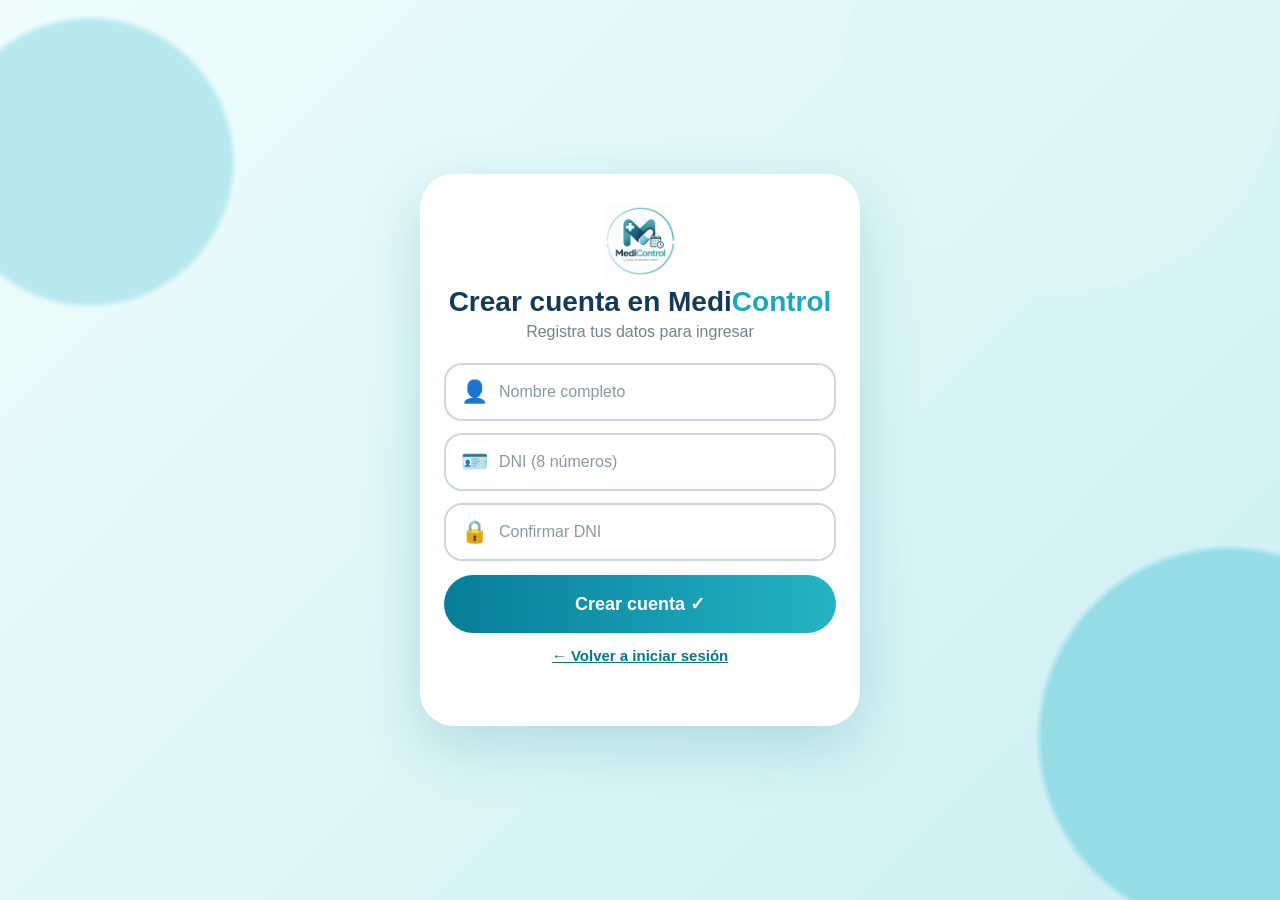
<file: registro.html>
<!DOCTYPE html>
<html lang="es">
<head>
  <meta charset="UTF-8">
  <meta name="viewport" content="width=device-width, initial-scale=1.0">
  <title>MediControl | Crear cuenta</title>
  <link rel="stylesheet" href="style.css">
  <style>
    .register-page {
      width: min(100%, 440px);
      background: white;
      border-radius: 34px;
      padding: 30px 24px;
      box-shadow: 0 20px 60px rgba(8,117,142,.20);
    }

    .register-head {
      text-align: center;
      margin-bottom: 22px;
    }

    .register-head img {
      width: 105px;
      height: 75px;
      object-fit: contain;
    }

    .register-head h1 {
      color: #123b59;
      font-size: 28px;
      margin-top: 3px;
    }

    .register-head h1 span {
      color: #18a9bd;
    }

    .register-head p {
      color: #70848e;
      margin-top: 5px;
    }

    .create {
      width: 100%;
      height: 58px;
      margin-top: 14px;
      border: 0;
      border-radius: 29px;
      background: linear-gradient(90deg,#087d98,#23b4c4);
      color: white;
      font-size: 18px;
      font-weight: 800;
      cursor: pointer;
    }

    .back {
      display: block;
      margin: 14px auto 0;
      border: 0;
      background: transparent;
      color: #08758e;
      text-decoration: underline;
      font-weight: 700;
      cursor: pointer;
      font-size: 15px;
    }

    #registerMessage {
      min-height: 20px;
      text-align: center;
      margin-top: 12px;
      font-size: 14px;
      font-weight: 700;
    }
  </style>
</head>

<body>
  <main class="app">
    <section class="register-page">

      <div class="register-head">
        <img src="assets/logo.png" alt="Logo MediControl">
        <h1>Crear cuenta en Medi<span>Control</span></h1>
        <p>Registra tus datos para ingresar</p>
      </div>

      <form id="registerForm">

        <label class="input">
          <span>👤</span>
          <input
            type="text"
            id="regNombre"
            placeholder="Nombre completo"
            autocomplete="name"
            required>
        </label>

        <label class="input">
          <span>🪪</span>
          <input
            type="password"
            id="regDni"
            placeholder="DNI (8 números)"
            inputmode="numeric"
            maxlength="8"
            required>
        </label>

        <label class="input">
          <span>🔒</span>
          <input
            type="password"
            id="confirmDni"
            placeholder="Confirmar DNI"
            inputmode="numeric"
            maxlength="8"
            required>
        </label>

        <button class="create" type="submit" id="createAccountButton">
          Crear cuenta ✓
        </button>

        <button class="back" type="button" id="backLogin">
          ← Volver a iniciar sesión
        </button>

        <p id="registerMessage"></p>
      </form>

    </section>


  </main>

  <script>
    const registerForm = document.getElementById("registerForm");
    const message = document.getElementById("registerMessage");
    const backLogin = document.getElementById("backLogin");

    const selectedRole = localStorage.getItem("medicontrolRol") || "paciente";

    registerForm.addEventListener("submit", (event) => {
      event.preventDefault();

      const nombre = document.getElementById("regNombre").value.trim();
      const dni = document.getElementById("regDni").value.trim();
      const confirmDni = document.getElementById("confirmDni").value.trim();

      if (!nombre || !dni || !confirmDni) {
        message.style.color = "#c94c4c";
        message.textContent = "Completa todos los datos.";
        return;
      }

      if (!/^\d+$/.test(dni)) {
        message.style.color = "#c94c4c";
        message.textContent = "El DNI solo debe contener números.";
        return;
      }

      if (dni !== confirmDni) {
        message.style.color = "#c94c4c";
        message.textContent = "Los DNI no coinciden.";
        return;
      }

      localStorage.setItem("medicontrolRol", selectedRole);

      if (selectedRole === "paciente") {
        localStorage.setItem("medicontrolUsuario", nombre);
        localStorage.setItem("medicontrolDni", dni);
        localStorage.setItem("medicontrolDniPaciente", dni);
      } else {
        localStorage.setItem("apoderadoNombre", nombre);
        localStorage.setItem("medicontrolApoderadoNombre", nombre);
        // El DNI del paciente se introduce al iniciar sesión, no durante el registro.
      }

      message.style.color = "#08758e";
      message.textContent = selectedRole === "apoderado"
        ? "✓ Cuenta de apoderado creada. Ahora inicia sesión."
        : "✓ Cuenta de paciente creada. Ahora inicia sesión.";

      setTimeout(() => {
        window.location.href = "index.html";
      }, 800);
    });

    backLogin.addEventListener("click", () => {
      window.location.href = "index.html";
    });
  </script>
</body>
</html>
</file>
<file: style.css>
* {
  box-sizing: border-box;
  margin: 0;
  padding: 0;
}

:root {
  --teal: #18a9bd;
  --teal-dark: #08758e;
  --blue-dark: #123b59;
  --border: #cbd9df;
}

body {
  min-height: 100vh;
  display: flex;
  justify-content: center;
  align-items: center;
  padding: 15px;
  font-family: Arial, sans-serif;
  background:
    radial-gradient(circle at 5% 20%, #bcecf2 0 10%, transparent 11%),
    radial-gradient(circle at 95% 85%, #8edbe5 0 15%, transparent 16%),
    linear-gradient(135deg, #effcff, #bdebf0);
}

.app {
  width: 100%;
  display: flex;
  justify-content: center;
}

.login-card {
  width: min(100%, 440px);
  background: #fff;
  border-radius: 34px;
  padding: 22px 24px 25px;
  box-shadow: 0 20px 60px rgba(8, 117, 142, .20);
  overflow: hidden;
}

.brand {
  text-align: center;
}

.logo-img {
  width: 150px;
  height: 105px;
  object-fit: contain;
  object-position: center;
  display: block;
  margin: 0 auto -8px;
}

.brand p {
  color: #123b59;
  font-size: 16px;
  font-weight: 600;
  margin-bottom: 8px;
}

.illustration {
  width: 100%;
  height: 245px;
  overflow: hidden;
  border-radius: 22px;
  background: #e9f9fc;
}

.illustration img {
  width: 100%;
  height: 100%;
  object-fit: cover;
  object-position: center top;
  display: block;
}

.input {
  height: 58px;
  width: 100%;
  display: flex;
  align-items: center;
  gap: 11px;
  border: 2px solid var(--border);
  border-radius: 18px;
  padding: 0 15px;
  margin-top: 12px;
  background: #fff;
}

.input span {
  font-size: 22px;
}

.input input {
  width: 100%;
  border: 0;
  outline: 0;
  font-size: 16px;
  color: var(--blue-dark);
}

.input input::placeholder {
  color: #8799a4;
}

.input button {
  border: 0;
  background: transparent;
  cursor: pointer;
  font-size: 19px;
}

.login-btn {
  width: 100%;
  height: 61px;
  margin-top: 14px;
  border: 0;
  border-radius: 31px;
  background: linear-gradient(90deg, #087d98, #23b4c4);
  color: white;
  font-size: 18px;
  font-weight: 800;
  cursor: pointer;
  box-shadow: 0 9px 20px rgba(8, 125, 152, .20);
}

.login-btn b {
  font-size: 26px;
  margin-left: 10px;
}

.forgot {
  display: block;
  margin: 13px auto;
  border: 0;
  background: transparent;
  color: var(--teal-dark);
  text-decoration: underline;
  font-size: 15px;
  font-weight: 700;
  cursor: pointer;
}

.separator {
  display: flex;
  align-items: center;
  gap: 12px;
  color: #7c909b;
  margin: 8px 0 13px;
}

.separator span {
  flex: 1;
  height: 1px;
  background: #cbd9df;
}

.register-btn {
  width: 92%;
  height: 48px;
  border: 2px solid var(--teal-dark);
  border-radius: 20px;
  background: #f8feff;
  color: var(--teal-dark);
  font-size: 18px;
  font-weight: 800;
  cursor: pointer;
}

#message {
  min-height: 20px;
  text-align: center;
  margin-top: 9px;
  font-size: 14px;
  font-weight: 700;
}

@media (max-width: 480px) {
  body {
    padding: 0;
  }

  .login-card {
    min-height: 100vh;
    border-radius: 0;
    padding: 18px 17px 22px;
  }

  .logo-img {
    width: 135px;
    height: 90px;
  }

  .illustration {
    height: 230px;
  }
}


/* ================= SELECCIÓN DE USUARIO ================= */
.role-overlay {
  position: fixed;
  inset: 0;
  z-index: 1000;
  display: none;
  align-items: center;
  justify-content: center;
  padding: 18px;
  background: rgba(18,59,89,.34);
  backdrop-filter: blur(4px);
}

.role-overlay.show {
  display: flex;
}

.role-modal {
  width: min(100%, 420px);
  background: #fff;
  border-radius: 22px;
  padding: 25px;
  box-shadow: 0 25px 70px rgba(18,59,89,.25);
  position: relative;
  text-align: center;
}

.role-close {
  position: absolute;
  right: 14px;
  top: 12px;
  width: 31px;
  height: 31px;
  border: 0;
  border-radius: 50%;
  background: #f1f6f8;
  color: #61757f;
  font-size: 21px;
  cursor: pointer;
}

.role-icon {
  width: 54px;
  height: 54px;
  margin: 0 auto 8px;
  border-radius: 15px;
  display: grid;
  place-items: center;
  background: #eaf8fb;
  font-size: 25px;
}

.role-eyebrow {
  display: block;
  color: #159db1;
  font-size: 9px;
  font-weight: 800;
  letter-spacing: 1.2px;
}

.role-modal h2 {
  color: #123b59;
  font-size: 21px;
  margin: 5px 0;
}

.role-modal > p {
  color: #71818b;
  font-size: 11px;
  margin-bottom: 17px;
}

.role-options {
  display: grid;
  gap: 10px;
}

.role-option {
  width: 94%;
  margin: 0 auto;
  border: 1px solid #d5e2e6;
  border-radius: 11px;
  background: #fff;
  padding: 10px 11px;
  text-align: left;
  cursor: pointer;
  display: grid;
  grid-template-columns: 43px 1fr;
  column-gap: 11px;
  align-items: center;
  transition: .15s ease;
}

.role-option > span {
  grid-row: 1 / span 2;
  width: 36px;
  height: 36px;
  border-radius: 11px;
  display: grid;
  place-items: center;
  background: #eef9fc;
  font-size: 20px;
}

.role-option strong {
  color: #294653;
  font-size: 10px;
}

.role-option small {
  color: #7a8a92;
  font-size: 8px;
  line-height: 1.3;
  margin-top: 3px;
}

.role-option:hover {
  border-color: #18a9bd;
  background: #f6fcfd;
  transform: translateY(-1px);
}

.role-option.patient > span {
  background: #e8f7fa;
}

.role-option.caregiver > span {
  background: #f0edff;
}

@media (max-width: 480px) {
  .role-modal {
    padding: 21px 16px;
    border-radius: 19px;
  }
}


/* Selector de cuenta antes del registro */
#registerRoleModal .role-modal {
  width: min(92vw, 400px);
}

#registerRoleModal .role-options {
  gap: 8px;
}

#registerRoleModal .role-option {
  width: 92%;
  padding: 9px 10px;
}

#registerRoleModal .role-option > span {
  width: 34px;
  height: 34px;
  font-size: 17px;
}


/* ================= MODAL DE INGRESO — PACIENTE / APODERADO ================= */
#loginRoleModal {
  background: linear-gradient(145deg, rgba(8, 43, 70, .96), rgba(8, 117, 142, .94));
  backdrop-filter: blur(3px);
  padding: 16px;
}

#loginRoleModal .role-modal {
  width: min(94vw, 410px);
  background: transparent;
  color: #fff;
  padding: 18px 8px 12px;
  box-shadow: none;
  border-radius: 0;
}

#loginRoleModal .role-close {
  right: 0;
  top: 0;
  background: rgba(255,255,255,.12);
  color: #fff;
}

#loginRoleModal .role-icon {
  display: none;
}

#loginRoleModal .role-eyebrow {
  display: inline-block;
  background: rgba(24,169,189,.18);
  color: #6ee3ef;
  border-radius: 15px;
  padding: 6px 11px;
  font-size: 8px;
  letter-spacing: .9px;
  margin-bottom: 11px;
}

#loginRoleModal .role-modal h2 {
  color: #fff;
  font-size: 25px;
  margin: 0 0 8px;
  text-align: left;
}

#loginRoleModal .role-modal > p {
  color: rgba(255,255,255,.82);
  font-size: 11px;
  line-height: 1.4;
  text-align: left;
  margin-bottom: 18px;
}

#loginRoleModal .role-options {
  gap: 11px;
}

#loginRoleModal .role-option {
  width: 100%;
  min-height: 78px;
  margin: 0;
  padding: 12px 13px;
  border: 0;
  border-radius: 15px;
  background: #fff;
  grid-template-columns: 47px 1fr 18px;
  column-gap: 11px;
  box-shadow: 0 8px 22px rgba(0,0,0,.12);
}

#loginRoleModal .role-option > span {
  width: 43px;
  height: 43px;
  border-radius: 12px;
  font-size: 20px;
  grid-row: 1 / span 2;
}

#loginRoleModal .role-option::after {
  content: "›";
  grid-column: 3;
  grid-row: 1 / span 2;
  align-self: center;
  color: #18a9bd;
  font-size: 25px;
  font-weight: 700;
}

#loginRoleModal .role-option strong {
  color: #123b59;
  font-size: 12px;
  align-self: end;
}

#loginRoleModal .role-option small {
  color: #71818b;
  font-size: 9px;
  align-self: start;
}

#loginRoleModal .role-option:hover {
  transform: translateY(-2px);
  border-color: transparent;
  background: #fff;
}

#loginRoleModal .role-option.patient > span {
  background: #e8f7fa;
}

#loginRoleModal .role-option.caregiver > span {
  background: #f0edff;
}

@media (max-width: 480px) {
  #loginRoleModal .role-modal h2 {
    font-size: 22px;
  }

  #loginRoleModal .role-option {
    min-height: 72px;
    padding: 10px 11px;
  }
}


/* ==========================================================
   PANTALLA PRINCIPAL DE MEDICONTROL
   Estructura inspirada en la portada de Mecamix
   ========================================================== */
body {
  background:
    radial-gradient(circle at 100% 0%, rgba(24,169,189,.25) 0 15%, transparent 15.5%),
    radial-gradient(circle at 0% 100%, rgba(91,53,90,.24) 0 13%, transparent 13.5%),
    #071d36;
  color: #fff;
  padding: 0;
  overflow-x: hidden;
}

.app {
  min-height: 100vh;
  width: 100%;
  align-items: center;
  justify-content: center;
  padding: 22px 12px;
}

.landing-card {
  width: min(100%, 420px);
  text-align: center;
  padding: 8px 0 20px;
}

.landing-brand {
  margin-bottom: 22px;
}

.landing-logo {
  width: 95px;
  height: 72px;
  object-fit: contain;
  display: block;
  margin: 0 auto 4px;
  filter: drop-shadow(0 4px 12px rgba(0,0,0,.12));
}

.landing-brand p {
  color: #fff;
  font-size: 12px;
  font-weight: 700;
  margin: 0;
}

.landing-card h1 {
  color: #fff;
  text-align: left;
  font-size: 27px;
  line-height: 1.05;
  margin: 0 6px 10px;
}

.landing-card h1 span {
  color: #18a9bd;
}

.landing-description {
  color: rgba(255,255,255,.88);
  font-size: 11px;
  line-height: 1.45;
  text-align: left;
  margin: 0 6px 18px;
  max-width: 350px;
}

.landing-image {
  width: 100%;
  height: 205px;
  border-radius: 17px;
  overflow: hidden;
  background: #eaf8fb;
  margin-bottom: 20px;
  box-shadow: 0 12px 30px rgba(0,0,0,.18);
}

.landing-image img {
  width: 100%;
  height: 100%;
  object-fit: cover;
  object-position: center center;
  display: block;
}

.landing-btn {
  width: 100%;
  height: 49px;
  border-radius: 9px;
  cursor: pointer;
  font-family: inherit;
  font-size: 12px;
  font-weight: 800;
  display: block;
}

.landing-btn.primary {
  border: 0;
  color: #fff;
  background: linear-gradient(90deg, #08758e, #18a9bd);
  box-shadow: 0 7px 18px rgba(24,169,189,.20);
}

.landing-btn.primary b {
  font-size: 20px;
  margin-left: 8px;
}

.landing-btn.secondary {
  margin-top: 8px;
  border: 0;
  color: #123b59;
  background: #fff;
}

.help-btn {
  margin-top: 15px;
  border: 0;
  background: transparent;
  color: #fff;
  font-family: inherit;
  font-size: 10px;
  cursor: pointer;
}

.login-form-overlay {
  position: fixed;
  inset: 0;
  z-index: 900;
  display: none;
  align-items: center;
  justify-content: center;
  padding: 15px;
  background: rgba(4, 24, 43, .72);
  backdrop-filter: blur(5px);
}

.login-form-overlay.show {
  display: flex;
}

.login-form-card {
  width: min(100%, 390px);
  background: #fff;
  border-radius: 22px;
  padding: 22px;
  position: relative;
  box-shadow: 0 25px 70px rgba(0,0,0,.30);
}

.form-close {
  position: absolute;
  right: 13px;
  top: 12px;
  width: 30px;
  height: 30px;
  border: 0;
  border-radius: 50%;
  background: #eef5f7;
  color: #61757f;
  font-size: 20px;
  cursor: pointer;
}

.form-brand {
  text-align: center;
  margin-bottom: 12px;
}

.form-brand img {
  width: 64px;
  height: 48px;
  object-fit: contain;
}

.form-brand h2 {
  color: #123b59;
  font-size: 21px;
  margin-top: 3px;
}

.form-brand p {
  color: #71818b;
  font-size: 10px;
  margin-top: 4px;
}

.login-form-card .input {
  height: 48px;
  margin-top: 9px;
  border-radius: 13px;
}

.login-form-card .input input {
  font-size: 13px;
}

.login-form-card .login-btn {
  height: 49px;
  font-size: 14px;
  margin-top: 11px;
}

.login-form-card .forgot {
  font-size: 11px;
  margin: 10px auto 3px;
}

.login-form-card #message {
  min-height: 17px;
  font-size: 10px;
}

@media (max-width: 480px) {
  .app {
    padding: 18px 12px;
  }

  .landing-card {
    width: min(100%, 350px);
  }

  .landing-logo {
    width: 88px;
    height: 67px;
  }

  .landing-card h1 {
    font-size: 25px;
  }

  .landing-image {
    height: 190px;
  }
}


/* ==========================================================
   PALETA PASTEL — PORTADA PRINCIPAL
   ========================================================== */
body {
  background:
    radial-gradient(circle at 7% 18%, rgba(181, 232, 239, .95) 0 10%, transparent 10.5%),
    radial-gradient(circle at 96% 82%, rgba(143, 218, 228, .90) 0 13%, transparent 13.5%),
    radial-gradient(circle at 83% 8%, rgba(222, 246, 247, .90) 0 16%, transparent 16.5%),
    linear-gradient(135deg, #eefcfc 0%, #dff7f8 48%, #cceff3 100%);
}

.landing-card {
  background: #ffffff;
  border-radius: 26px;
  padding: 24px 22px 20px;
  box-shadow: 0 18px 50px rgba(71, 156, 169, .16);
}

.landing-brand p {
  color: #123b59;
}

.landing-card h1 {
  color: #123b59;
}

.landing-card h1 span {
  color: #159db1;
}

.landing-description {
  color: #5f7883;
}

.landing-image {
  background: #edfafa;
  box-shadow: 0 8px 24px rgba(71, 156, 169, .10);
}

.landing-btn.primary {
  background: linear-gradient(90deg, #138da3, #22b5c2);
  box-shadow: 0 8px 18px rgba(34,181,194,.16);
}

.landing-btn.secondary {
  color: #08758e;
  background: #ffffff;
  border: 1px solid #b7dbe1;
}

.help-btn {
  color: #08758e;
}

/* La ventana de login también conserva los tonos suaves. */
.login-form-overlay {
  background: rgba(128, 190, 199, .30);
  backdrop-filter: blur(5px);
}

.login-form-card {
  box-shadow: 0 22px 60px rgba(71, 156, 169, .20);
}

/* Selector Paciente / Apoderado en la misma paleta pastel. */
#loginRoleModal {
  background:
    linear-gradient(135deg, rgba(226,248,249,.97), rgba(190,234,239,.97));
}

#loginRoleModal .role-modal h2 {
  color: #123b59;
}

#loginRoleModal .role-modal > p {
  color: #5f7883;
}

#loginRoleModal .role-eyebrow {
  background: #d9f3f5;
  color: #08758e;
}

#loginRoleModal .role-close {
  background: #ffffff;
  color: #61757f;
}

@media (max-width: 480px) {
  .landing-card {
    border-radius: 24px;
  }
}

/* ==========================================================
   REGISTRO — MISMA ESTRUCTURA VISUAL QUE INGRESO
   ========================================================== */
#registerChoiceModal {
  background: linear-gradient(145deg, rgba(226,248,249,.98), rgba(190,234,239,.98));
  backdrop-filter: blur(4px);
  padding: 16px;
}

#registerChoiceModal .role-modal {
  width: min(94vw, 410px);
  background: transparent;
  color: #123b59;
  padding: 18px 8px 12px;
  box-shadow: none;
  border-radius: 0;
  text-align: left;
}

#registerChoiceModal .role-close {
  right: 0;
  top: 0;
  background: #fff;
  color: #61757f;
}

#registerChoiceModal .role-icon {
  display: none;
}

#registerChoiceModal .role-eyebrow {
  display: inline-block;
  background: #d9f3f5;
  color: #08758e;
  border-radius: 15px;
  padding: 6px 11px;
  font-size: 8px;
  letter-spacing: .9px;
  margin-bottom: 11px;
}

#registerChoiceModal .role-modal h2 {
  color: #123b59;
  font-size: 25px;
  margin: 0 0 8px;
  text-align: left;
}

#registerChoiceModal .role-modal > p {
  color: #5f7883;
  font-size: 11px;
  line-height: 1.4;
  text-align: left;
  margin-bottom: 18px;
}

#registerChoiceModal .role-options {
  gap: 11px;
}

#registerChoiceModal .role-option {
  width: 100%;
  min-height: 78px;
  margin: 0;
  padding: 12px 13px;
  border: 0;
  border-radius: 15px;
  background: #fff;
  grid-template-columns: 47px 1fr 18px;
  column-gap: 11px;
  box-shadow: 0 8px 22px rgba(71,156,169,.14);
}

#registerChoiceModal .role-option > span {
  width: 43px;
  height: 43px;
  border-radius: 12px;
  font-size: 20px;
  grid-row: 1 / span 2;
}

#registerChoiceModal .role-option::after {
  content: "›";
  grid-column: 3;
  grid-row: 1 / span 2;
  align-self: center;
  color: #18a9bd;
  font-size: 25px;
  font-weight: 700;
}

#registerChoiceModal .role-option strong {
  color: #123b59;
  font-size: 12px;
  align-self: end;
}

#registerChoiceModal .role-option small {
  color: #71818b;
  font-size: 9px;
  align-self: start;
}

#registerChoiceModal .role-option:hover {
  transform: translateY(-2px);
  border-color: transparent;
  background: #fff;
}

#registerChoiceModal .role-option.patient > span {
  background: #e8f7fa;
}

#registerChoiceModal .role-option.caregiver > span {
  background: #f0edff;
}

@media (max-width: 480px) {
  #registerChoiceModal .role-modal h2 {
    font-size: 22px;
  }

  #registerChoiceModal .role-option {
    min-height: 72px;
    padding: 10px 11px;
  }
}

/* ===== PACIENTE ENCONTRADO - LOGIN APODERADO ===== */
.patient-found-card {
  display: none;
  align-items: center;
  gap: 12px;
  margin: -2px 0 10px;
  padding: 11px 13px;
  border: 1px solid #bfe7df;
  border-radius: 16px;
  background: #f2fbf8;
  box-shadow: 0 7px 18px rgba(20, 145, 139, .08);
  animation: patientFoundIn .2s ease;
}
.patient-found-card.show { display: flex; }
.patient-found-icon {
  width: 34px;
  height: 34px;
  flex: 0 0 34px;
  display: grid;
  place-items: center;
  border-radius: 50%;
  background: #d9f4e9;
  color: #16866d;
  font-weight: 900;
  font-size: 17px;
}
.patient-found-card strong {
  display: block;
  color: #137a68;
  font-size: 13px;
  margin-bottom: 2px;
}
.patient-found-card span {
  display: block;
  color: #173d58;
  font-size: 14px;
  font-weight: 800;
}
.patient-found-card small {
  display: block;
  color: #71848e;
  font-size: 11px;
  margin-top: 2px;
}
@keyframes patientFoundIn {
  from { opacity: 0; transform: translateY(-4px); }
  to { opacity: 1; transform: translateY(0); }
}
</file>
<file: principal.css>
* {
  box-sizing: border-box;
  margin: 0;
  padding: 0;
}

:root {
  --blue: #08758e;
  --teal: #18a9bd;
  --light: #eef9fb;
  --text: #183244;
  --muted: #71818b;
  --border: #e0e7ea;
  --sidebar: 220px;
}

body {
  min-height: 100vh;
  font-family: Arial, sans-serif;
  color: var(--text);
  background: #f7f9fa;
}

.layout {
  min-height: 100vh;
  display: flex;
}

/* MENÚ LATERAL */
.sidebar {
  width: var(--sidebar);
  min-width: var(--sidebar);
  height: 100vh;
  position: fixed;
  left: 0;
  top: 0;
  z-index: 20;
  background: #fff;
  border-right: 1px solid #e4e9eb;
  display: flex;
  flex-direction: column;
  transition: .25s ease;
}

.brand {
  height: 67px;
  padding: 12px 16px;
  display: flex;
  align-items: center;
  gap: 9px;
  border-bottom: 1px solid #edf0f2;
}

.brand img {
  width: 47px;
  height: 47px;
  object-fit: contain;
}

.brand strong {
  display: block;
  font-size: 14px;
  color: #14354a;
}

.brand small {
  display: block;
  margin-top: 3px;
  font-size: 9px;
  color: #80909a;
}

.nav {
  padding: 13px 7px;
}

.nav-item {
  width: 100%;
  height: 44px;
  border: 0;
  border-radius: 8px;
  background: transparent;
  color: #5c6b74;
  cursor: pointer;
  display: flex;
  align-items: center;
  gap: 9px;
  padding: 0 10px;
  margin-bottom: 3px;
  text-align: left;
  font: inherit;
}

.nav-item:hover {
  background: #f3f8fa;
}

.nav-item.active {
  background: #e5f4ff;
  color: #08758e;
}

.nav-item span {
  width: 20px;
  text-align: center;
  font-size: 16px;
}

.nav-item b {
  font-size: 12px;
  font-weight: 600;
}

/* CERRAR SESIÓN */
.sidebar-bottom {
  margin-top: auto;
  padding: 13px 9px 18px;
}

.logout {
  width: 100%;
  height: 42px;
  border: 0;
  border-radius: 8px;
  background: #fff1f1;
  color: #df5555;
  font: inherit;
  font-size: 12px;
  cursor: pointer;
}

.logout span {
  margin-right: 8px;
}

/* BOTÓN DEL MENÚ */
.menu-toggle {
  position: fixed;
  left: 217px;
  top: 15px;
  width: 32px;
  height: 32px;
  z-index: 30;
  border: 1px solid #dce4e7;
  border-radius: 50%;
  background: #fff;
  color: #566872;
  cursor: pointer;
  box-shadow: 0 2px 7px rgba(0,0,0,.07);
  transition: .25s;
}

/* CONTENIDO */
.content {
  width: calc(100% - var(--sidebar));
  margin-left: var(--sidebar);
  min-height: 100vh;
  padding: 28px 38px 50px;
  transition: .25s;
}

.topbar {
  display: flex;
  align-items: center;
  justify-content: space-between;
  margin-bottom: 24px;
}

.topbar h1 {
  font-size: 26px;
  color: #173448;
}

.topbar p {
  margin-top: 5px;
  font-size: 12px;
  color: var(--muted);
}

.profile-mini {
  display: flex;
  align-items: center;
  gap: 8px;
  border: 1px solid var(--border);
  background: white;
  border-radius: 22px;
  padding: 5px 11px 5px 5px;
  font-size: 12px;
}

.profile-mini span {
  width: 30px;
  height: 30px;
  border-radius: 50%;
  background: #e5f3ff;
  color: #17619a;
  display: grid;
  place-items: center;
  font-weight: 800;
}

/* MEDICAMENTOS */
.section {
  display: none;
}

.active-section {
  display: block;
}

.page-intro {
  background: white;
  border: 1px solid var(--border);
  border-radius: 16px;
  padding: 22px 24px;
  display: flex;
  align-items: center;
  justify-content: space-between;
  gap: 20px;
  margin-bottom: 16px;
}

.eyebrow {
  display: block;
  color: var(--teal);
  font-size: 10px;
  font-weight: 800;
  letter-spacing: 1.4px;
  margin-bottom: 6px;
}

.page-intro h2 {
  font-size: 23px;
  color: #173448;
}

.page-intro p {
  color: var(--muted);
  font-size: 12px;
  margin-top: 5px;
}

.add-btn {
  white-space: nowrap;
  border: 0;
  border-radius: 8px;
  background: var(--blue);
  color: white;
  padding: 11px 15px;
  font-size: 12px;
  font-weight: 700;
  cursor: pointer;
}

.today-card {
  display: flex;
  align-items: center;
  gap: 13px;
  background: var(--light);
  border: 1px solid #d8eef2;
  border-radius: 14px;
  padding: 14px 17px;
  margin-bottom: 23px;
}

.today-icon {
  width: 43px;
  height: 39px;
  border-radius: 12px;
  background: white;
  display: grid;
  place-items: center;
  font-size: 20px;
}

.today-card small {
  color: var(--teal);
  font-size: 9px;
  font-weight: 800;
}

.today-card strong {
  display: block;
  margin-top: 2px;
  font-size: 14px;
}

.today-card p {
  color: var(--muted);
  font-size: 11px;
  margin-top: 3px;
}

.section-title {
  margin-bottom: 10px;
}

.section-title h3 {
  font-size: 17px;
}

.section-title span {
  display: block;
  margin-top: 3px;
  color: var(--muted);
  font-size: 11px;
}

.medication-list {
  display: grid;
  gap: 10px;
}

.med-card {
  min-height: 82px;
  background: white;
  border: 1px solid var(--border);
  border-left: 4px solid var(--teal);
  border-radius: 11px;
  padding: 13px 15px;
  display: flex;
  align-items: center;
  gap: 13px;
}

.med-icon {
  width: 45px;
  height: 45px;
  border-radius: 12px;
  background: var(--light);
  display: grid;
  place-items: center;
  font-size: 21px;
}

.med-info {
  flex: 1;
}

.med-info h3 {
  font-size: 14px;
}

.med-info p {
  color: #4e626e;
  font-size: 11px;
  margin-top: 4px;
}

.med-info small {
  display: block;
  color: var(--muted);
  font-size: 10px;
  margin-top: 3px;
}

.med-status {
  border-radius: 14px;
  padding: 6px 9px;
  font-size: 9px;
  font-weight: 700;
}

.pending {
  color: #b97a1e;
  background: #fff5e1;
}

.scheduled {
  color: #187d5c;
  background: #e9f8f1;
}

.stock-warning {
  margin-top: 18px;
  display: flex;
  gap: 9px;
  align-items: center;
  padding: 13px 15px;
  border-radius: 12px;
  background: #fff9ec;
  border: 1px solid #f4e6c2;
}

.stock-warning > span {
  font-size: 20px;
}

.stock-warning strong {
  font-size: 12px;
  color: #8c641f;
}

.stock-warning p {
  margin-top: 3px;
  color: #8b7b61;
  font-size: 10px;
}

/* OTRAS SECCIONES */
.empty-section {
  min-height: 420px;
  border: 1px dashed #ccdfe4;
  border-radius: 17px;
  background: white;
  display: grid;
  place-content: center;
  text-align: center;
}

.empty-section > div {
  font-size: 44px;
  margin-bottom: 9px;
}

.empty-section h2 {
  font-size: 20px;
}

.empty-section p {
  margin-top: 6px;
  color: var(--muted);
  font-size: 12px;
}

/* MENÚ CERRADO */
body.menu-closed .sidebar {
  width: 68px;
  min-width: 68px;
}

body.menu-closed .content {
  width: calc(100% - 68px);
  margin-left: 68px;
}

body.menu-closed .menu-toggle {
  left: 50px;
}

body.menu-closed .brand {
  justify-content: center;
  padding: 12px 7px;
}

body.menu-closed .brand img {
  width: 43px;
}

body.menu-closed .brand div,
body.menu-closed .nav-item b {
  display: none;
}

body.menu-closed .nav-item {
  justify-content: center;
  padding: 0;
}

body.menu-closed .nav-item span {
  width: auto;
}

/* MÓVIL */
@media (max-width: 800px) {
  .sidebar {
    transform: translateX(-100%);
  }

  body.menu-open .sidebar {
    transform: translateX(0);
  }

  .content,
  body.menu-closed .content {
    width: 100%;
    margin-left: 0;
    padding: 22px 18px 40px;
  }

  .menu-toggle,
  body.menu-closed .menu-toggle {
    left: 15px;
    top: 14px;
  }

  .topbar {
    padding-left: 48px;
  }
}

@media (max-width: 560px) {
  .content {
    padding: 18px 13px 30px !important;
  }

  .topbar h1 {
    font-size: 22px;
  }

  .profile-mini strong {
    display: none;
  }

  .page-intro {
    align-items: flex-start;
    flex-direction: column;
    padding: 19px;
  }

  .add-btn {
    width: 100%;
  }

  .med-card {
    padding: 11px;
  }

  .med-status {
    display: none;
  }
}

/* Ajuste final del menú MediControl */
.nav-item b {
  font-size: 12px;
  font-weight: 600;
}

.nav-item span {
  width: 20px;
  text-align: center;
  font-size: 14px;
}

.nav-item.active {
  background: #e4f3ff;
  color: #08758e;
}

.logout {
  height: 39px;
  font-size: 12px;
}


/* =========================
   INICIO - DASHBOARD
   ========================= */
.home-header {
  text-align: center;
  max-width: 760px;
  margin: 4px auto 18px;
}

.home-header h2 {
  font-size: 28px;
  color: #173448;
  margin-top: 4px;
}

.home-header p {
  color: #71818b;
  font-size: 12px;
  line-height: 1.5;
  margin: 7px auto 0;
}

.home-image {
  width: min(760px, 100%);
  height: 150px;
  margin: 0 auto 20px;
  border: 1px solid #e0e7ea;
  border-radius: 16px;
  overflow: hidden;
  background: #eef9fb;
  display: flex;
  justify-content: center;
}

.home-image img {
  width: 100%;
  height: 100%;
  object-fit: cover;
  object-position: center 38%;
}

.home-grid {
  width: min(760px, 100%);
  margin: 0 auto;
  display: grid;
  grid-template-columns: repeat(3, 1fr);
  gap: 14px;
}

.home-card {
  min-height: 175px;
  border: 1px solid #dfe5e8;
  border-radius: 12px;
  background: #fff;
  box-shadow: 0 2px 7px rgba(24, 50, 68, .035);
  padding: 24px 14px 17px;
  display: flex;
  flex-direction: column;
  align-items: center;
  justify-content: center;
  text-align: center;
  cursor: pointer;
  color: #172f40;
  font-family: inherit;
  transition: transform .18s ease, box-shadow .18s ease, border-color .18s ease;
}

.home-card:hover {
  transform: translateY(-3px);
  border-color: #b9dfe7;
  box-shadow: 0 7px 18px rgba(8, 117, 142, .10);
}

.home-icon {
  width: 58px;
  height: 58px;
  border-radius: 15px;
  background: #eef9fb;
  display: grid;
  place-items: center;
  font-size: 28px;
  margin-bottom: 13px;
}

.home-card strong {
  font-size: 14px;
  line-height: 1.25;
  font-weight: 700;
}

.card-link {
  color: #08758e;
  font-size: 10px;
  font-weight: 700;
  margin-top: 10px;
}

@media (max-width: 850px) {
  .home-grid {
    grid-template-columns: repeat(2, 1fr);
  }
}

@media (max-width: 560px) {
  .home-header h2 {
    font-size: 23px;
  }

  .home-image {
    height: 125px;
  }

  .home-grid {
    grid-template-columns: 1fr;
  }

  .home-card {
    min-height: 135px;
  }
}


/* MODAL AGREGAR MEDICAMENTO */
.modal-overlay {
  position: fixed;
  inset: 0;
  z-index: 100;
  background: rgba(20, 45, 60, .38);
  display: none;
  align-items: center;
  justify-content: center;
  padding: 18px;
}

.modal-overlay.show {
  display: flex;
}

.med-modal {
  width: min(100%, 500px);
  max-height: 92vh;
  overflow-y: auto;
  background: #fff;
  border-radius: 20px;
  padding: 25px;
  position: relative;
  box-shadow: 0 25px 70px rgba(0,0,0,.18);
}

.modal-close {
  position: absolute;
  right: 16px;
  top: 12px;
  width: 32px;
  height: 32px;
  border: 0;
  border-radius: 50%;
  background: #f2f6f8;
  color: #61727b;
  font-size: 22px;
  cursor: pointer;
}

.modal-title {
  display: flex;
  gap: 13px;
  align-items: center;
  padding-right: 30px;
  margin-bottom: 20px;
}

.modal-icon {
  width: 50px;
  height: 50px;
  border-radius: 14px;
  background: #eaf8fb;
  display: grid;
  place-items: center;
  font-size: 24px;
}

.modal-title span {
  color: #18a9bd;
  font-size: 9px;
  font-weight: 800;
  letter-spacing: 1.2px;
}

.modal-title h2 {
  color: #173448;
  font-size: 21px;
  margin-top: 3px;
}

.modal-title p {
  color: #71818b;
  font-size: 11px;
  margin-top: 4px;
}

#medicationForm label {
  display: block;
  margin-bottom: 13px;
}

#medicationForm label > span {
  display: block;
  color: #334c5b;
  font-size: 11px;
  font-weight: 700;
  margin-bottom: 6px;
}

#medicationForm input,
#medicationForm select {
  width: 100%;
  height: 45px;
  border: 1px solid #d6e1e5;
  border-radius: 9px;
  padding: 0 12px;
  outline: none;
  background: #fff;
  color: #233b49;
  font-size: 13px;
}

#medicationForm input:focus,
#medicationForm select:focus {
  border-color: #18a9bd;
  box-shadow: 0 0 0 3px rgba(24,169,189,.10);
}

.form-row {
  display: grid;
  grid-template-columns: 1fr 1fr;
  gap: 12px;
}

.modal-actions {
  display: flex;
  justify-content: flex-end;
  gap: 9px;
  margin-top: 5px;
}

.cancel-btn,
.save-btn {
  height: 42px;
  border-radius: 9px;
  padding: 0 15px;
  cursor: pointer;
  font-size: 12px;
  font-weight: 700;
}

.cancel-btn {
  border: 1px solid #d9e2e6;
  background: #fff;
  color: #62737c;
}

.save-btn {
  border: 0;
  background: #08758e;
  color: #fff;
}

.form-message {
  min-height: 18px;
  text-align: center;
  margin-top: 10px;
  font-size: 11px;
  font-weight: 700;
}

@media (max-width: 520px) {
  .med-modal {
    padding: 20px 16px;
  }

  .form-row {
    grid-template-columns: 1fr;
    gap: 0;
  }

  .modal-actions {
    flex-direction: column-reverse;
  }

  .cancel-btn,
  .save-btn {
    width: 100%;
  }
}


/* Imagen de bienvenida compacta */
.welcome-image {
  width: 100%;
  max-width: 100%;
  height: 125px;
  object-fit: cover;
  object-position: center 35%;
  display: block;
  border-radius: 14px;
  margin: 0 auto 18px;
}

@media (max-width: 700px) {
  .welcome-image {
    height: 105px;
    border-radius: 12px;
  }
}

@media (max-width: 480px) {
  .welcome-image {
    height: 90px;
  }
}

/* Emojis del menú lateral */
.nav-item span {
  width: 20px;
  min-width: 20px;
  text-align: center;
  font-size: 13px;
  line-height: 1;
  font-family: "Segoe UI Emoji", "Apple Color Emoji", "Noto Color Emoji", sans-serif;
}
\n\n/* CALENDARIO */\n.calendar-intro {\n  background: white;\n  border: 1px solid var(--border);\n  border-radius: 16px;\n  padding: 20px 24px;\n  margin-bottom: 16px;\n}\n\n.calendar-intro h2 { font-size: 22px; color: #173448; }\n.calendar-intro p { color: var(--muted); font-size: 11px; margin-top: 5px; }\n\n.calendar-layout {\n  display: grid;\n  grid-template-columns: minmax(0, 1.35fr) minmax(300px, .75fr);\n  gap: 16px;\n}\n\n.calendar-card, .taken-card {\n  background: #fff;\n  border: 1px solid var(--border);\n  border-radius: 16px;\n  padding: 18px;\n}\n\n.calendar-head {\n  display:flex; align-items:center; justify-content:space-between;\n  margin-bottom:16px;\n  text-align:center;\n}\n.calendar-head strong { display:block; color:#173448; font-size:16px; }\n.calendar-head small { display:block; color:var(--muted); font-size:10px; margin-top:3px; }\n.month-btn {\n  width:32px; height:32px; border:1px solid var(--border); background:#f8fbfc;\n  border-radius:9px; cursor:pointer; font-size:20px; color:#167e96;\n}\n\n.weekdays, .calendar-grid { display:grid; grid-template-columns:repeat(7,1fr); gap:6px; }\n.weekdays span { text-align:center; color:#80909a; font-size:10px; font-weight:700; padding-bottom:5px; }\n.calendar-day {\n  min-height:58px; border:1px solid #e5eef1; border-radius:10px; background:#fbfdfe;\n  padding:7px; cursor:pointer; position:relative; text-align:left;\n}\n.calendar-day:hover { border-color:#8fd5e1; background:#f2fbfd; }\n.calendar-day.empty { background:transparent; border:0; cursor:default; }\n.calendar-day .day-number { font-size:11px; font-weight:700; color:#455b67; }\n.calendar-day.has-taken { border-color:#bfe8d8; background:#f2fbf7; }\n.calendar-day.selected { outline:2px solid #19a7bb; outline-offset:-2px; background:#eefbfe; }\n.calendar-day.today { box-shadow:inset 0 -3px 0 #18a9bd; }\n.day-pill { display:block; margin-top:7px; font-size:8px; color:#187d5c; font-weight:700; }\n\n.calendar-legend { display:flex; flex-wrap:wrap; gap:13px; margin-top:15px; color:#687a84; font-size:9px; }\n.dot { display:inline-block; width:8px; height:8px; border-radius:50%; margin-right:4px; background:#19a7bb; }\n.dot.taken { background:#39a879; }\n.dot.pending-dot { background:#e8a83d; }\n.dot.today-dot { background:#18a9bd; }\n\n.taken-head { display:flex; justify-content:space-between; align-items:center; border-bottom:1px solid #edf2f4; padding-bottom:12px; margin-bottom:10px; }\n.taken-head h3 { font-size:16px; color:#173448; }\n.taken-count { min-width:30px; height:30px; border-radius:50%; background:#e9f8fb; color:#08758e; display:grid; place-items:center; font-size:11px; font-weight:800; }\n.taken-list { display:grid; gap:8px; max-height:390px; overflow:auto; }\n.taken-item { display:flex; align-items:center; gap:10px; padding:10px; border:1px solid #e6eef0; border-radius:11px; }\n.taken-med-icon { width:35px; height:35px; border-radius:9px; background:#eef9fb; display:grid; place-items:center; font-size:17px; }\n.taken-info { flex:1; }\n.taken-info strong { display:block; font-size:12px; color:#203d4c; }\n.taken-info small { display:block; color:#778892; font-size:9px; margin-top:3px; }\n.taken-status { color:#187d5c; background:#e9f8f1; padding:5px 7px; border-radius:12px; font-size:8px; font-weight:800; }\n\n@media (max-width: 900px) {\n  .calendar-layout { grid-template-columns:1fr; }\n}\n@media (max-width: 560px) {\n  .calendar-card, .taken-card { padding:12px; }\n  .calendar-day { min-height:48px; padding:5px; }\n  .day-pill { display:none; }\n}\n
/* Lista ampliada de medicamentos */
.medication-list {
  display: grid;
  gap: 8px;
}

.med-card {
  min-height: 66px;
}

/* Botones interactivos */
.nav-item, .home-card, .add-btn, .month-btn, .logout {
  cursor: pointer;
}

.home-card {
  border: 0;
}

.add-btn {
  position: relative;
  z-index: 2;
}


/* ================= CALENDARIO REAL ================= */
.calendar-page {
  width: 100%;
  max-width: 1120px;
  margin: 0 auto;
}

.calendar-header-card {
  background: #fff;
  border: 1px solid #d9e4e8;
  border-radius: 14px;
  padding: 18px 20px;
  display: flex;
  align-items: center;
  justify-content: space-between;
  gap: 20px;
  margin-bottom: 16px;
}

.calendar-header-card .eyebrow,
.taken-card .eyebrow {
  color: #159db1;
  font-size: 9px;
  font-weight: 800;
  letter-spacing: 1.2px;
}

.calendar-header-card h2 {
  color: #15374b;
  font-size: 20px;
  margin: 5px 0 3px;
}

.calendar-header-card p {
  color: #71818b;
  font-size: 11px;
}

.calendar-summary {
  min-width: 105px;
  padding: 10px 14px;
  border-radius: 11px;
  background: #eef9fc;
  text-align: center;
  color: #08758e;
}

.calendar-summary strong {
  display: block;
  font-size: 20px;
}

.calendar-summary span {
  display: block;
  font-size: 9px;
}

.calendar-layout {
  display: grid;
  grid-template-columns: minmax(0, 1fr) 315px;
  gap: 16px;
  align-items: start;
}

.calendar-card,
.taken-card {
  background: #fff;
  border: 1px solid #d9e4e8;
  border-radius: 14px;
  box-shadow: 0 3px 12px rgba(20, 70, 85, .04);
}

.calendar-card {
  padding: 18px;
}

.calendar-toolbar {
  display: grid;
  grid-template-columns: 38px 1fr 38px;
  align-items: center;
  gap: 8px;
  margin-bottom: 16px;
}

.calendar-toolbar h3 {
  text-align: center;
  color: #173b4e;
  font-size: 18px;
  text-transform: capitalize;
}

.month-btn {
  width: 36px;
  height: 36px;
  border: 1px solid #d6e2e6;
  border-radius: 9px;
  background: #fff;
  color: #08758e;
  font-size: 24px;
  line-height: 1;
}

.month-btn:hover {
  background: #eaf8fb;
}

.calendar-weekdays,
.calendar-grid {
  display: grid;
  grid-template-columns: repeat(7, minmax(0, 1fr));
  gap: 6px;
}

.calendar-weekdays {
  margin-bottom: 6px;
}

.calendar-weekdays span {
  text-align: center;
  color: #7a8a92;
  font-size: 10px;
  font-weight: 800;
  padding: 7px 0;
}

.calendar-day {
  min-height: 72px;
  border: 1px solid #e2eaed;
  border-radius: 10px;
  background: #fff;
  padding: 7px;
  text-align: left;
  position: relative;
  cursor: pointer;
  transition: .15s ease;
}

.calendar-day:hover {
  border-color: #8bd2df;
  background: #f7fcfd;
}

.calendar-day.empty {
  border: 0;
  background: transparent;
  cursor: default;
}

.calendar-day .day-number {
  color: #344e5b;
  font-size: 12px;
  font-weight: 700;
}

.calendar-day.has-taken {
  border-color: #bce8ef;
  background: #f2fbfd;
}

.calendar-day.selected {
  border: 2px solid #139cb2;
  background: #e9f8fb;
}

.calendar-day.today .day-number {
  width: 24px;
  height: 24px;
  border-radius: 50%;
  background: #08758e;
  color: #fff;
  display: grid;
  place-items: center;
}

.day-pill {
  display: block;
  margin-top: 8px;
  padding: 4px 5px;
  border-radius: 6px;
  background: #dff5f8;
  color: #08758e;
  font-size: 8px;
  font-weight: 800;
  text-align: center;
}

.calendar-legend {
  display: flex;
  gap: 18px;
  margin-top: 14px;
  padding-top: 12px;
  border-top: 1px solid #edf1f2;
  color: #71818b;
  font-size: 9px;
}

.legend-dot {
  width: 8px;
  height: 8px;
  border-radius: 50%;
  display: inline-block;
  margin-right: 5px;
  background: #bce8ef;
}

.legend-dot.today {
  background: #08758e;
}

.taken-card {
  padding: 18px;
}

.taken-card-header {
  display: flex;
  justify-content: space-between;
  gap: 10px;
  align-items: flex-start;
  padding-bottom: 14px;
  border-bottom: 1px solid #edf1f2;
}

.taken-card-header h3 {
  color: #173b4e;
  font-size: 15px;
  margin-top: 5px;
}

.taken-total {
  min-width: 32px;
  height: 32px;
  border-radius: 50%;
  background: #e9f8fb;
  color: #08758e;
  display: grid;
  place-items: center;
  font-weight: 800;
  font-size: 12px;
}

.taken-list {
  display: grid;
  gap: 9px;
  margin-top: 13px;
}

.taken-item {
  display: flex;
  align-items: center;
  gap: 9px;
  padding: 10px;
  border: 1px solid #e1eaed;
  border-radius: 10px;
}

.taken-med-icon {
  width: 32px;
  height: 32px;
  border-radius: 9px;
  background: #eef9fc;
  display: grid;
  place-items: center;
  font-size: 15px;
}

.taken-info {
  min-width: 0;
  flex: 1;
}

.taken-info strong {
  display: block;
  color: #294653;
  font-size: 11px;
}

.taken-info small {
  display: block;
  color: #7b8b93;
  font-size: 9px;
  margin-top: 2px;
}

.taken-status {
  color: #15955e;
  background: #eaf8f1;
  border-radius: 7px;
  padding: 4px 6px;
  font-size: 8px;
  font-weight: 800;
  white-space: nowrap;
}

.empty-taken {
  padding: 28px 10px;
  text-align: center;
  color: #7a8a92;
}

.empty-taken span {
  font-size: 28px;
}

.empty-taken p {
  font-size: 10px;
  margin-top: 8px;
}

@media (max-width: 900px) {
  .calendar-layout {
    grid-template-columns: 1fr;
  }

  .taken-card {
    width: 100%;
  }
}

@media (max-width: 600px) {
  .calendar-header-card {
    align-items: flex-start;
    flex-direction: column;
  }

  .calendar-summary {
    width: 100%;
  }

  .calendar-card {
    padding: 10px;
  }

  .calendar-grid,
  .calendar-weekdays {
    gap: 3px;
  }

  .calendar-day {
    min-height: 58px;
    padding: 5px;
  }

  .day-pill {
    font-size: 7px;
    margin-top: 5px;
  }

  .calendar-toolbar h3 {
    font-size: 15px;
  }
}


/* ================= RECORDATORIOS / ALARMAS ================= */
.reminders-page {
  max-width: 1120px;
  margin: 0 auto;
}

.reminders-header {
  background: #fff;
  border: 1px solid #d9e4e8;
  border-radius: 14px;
  padding: 18px 20px;
  display: flex;
  align-items: center;
  justify-content: space-between;
  gap: 15px;
  margin-bottom: 14px;
}

.reminders-header .eyebrow {
  color: #159db1;
  font-size: 9px;
  font-weight: 800;
  letter-spacing: 1.2px;
}

.reminders-header h2 {
  color: #15374b;
  font-size: 20px;
  margin: 5px 0 3px;
}

.reminders-header p {
  color: #71818b;
  font-size: 11px;
}

.add-reminder-btn,
#testAlarmSound {
  border: 0;
  background: #08758e;
  color: #fff;
  border-radius: 9px;
  height: 40px;
  padding: 0 15px;
  font-size: 11px;
  font-weight: 800;
  cursor: pointer;
}

.alarm-note {
  display: flex;
  align-items: center;
  gap: 12px;
  background: #eef9fc;
  border: 1px solid #ccecf1;
  border-radius: 12px;
  padding: 13px 15px;
  margin-bottom: 14px;
}

.alarm-note > span {
  font-size: 22px;
}

.alarm-note strong {
  color: #17465a;
  font-size: 11px;
}

.alarm-note p {
  color: #71818b;
  font-size: 9px;
  margin-top: 3px;
}

.alarm-grid {
  display: grid;
  grid-template-columns: repeat(2, minmax(0, 1fr));
  gap: 12px;
}

.alarm-card {
  min-height: 92px;
  background: #fff;
  border: 1px solid #d9e4e8;
  border-radius: 13px;
  padding: 14px;
  display: flex;
  align-items: center;
  gap: 15px;
}

.alarm-card.active-alarm {
  border-left: 4px solid #18a9bd;
}

.alarm-time {
  color: #15374b;
  font-size: 24px;
  font-weight: 800;
  min-width: 105px;
}

.alarm-time small {
  color: #71818b;
  font-size: 10px;
  font-weight: 700;
}

.alarm-info {
  flex: 1;
}

.alarm-info strong {
  display: block;
  color: #294653;
  font-size: 12px;
}

.alarm-info span {
  display: block;
  color: #7a8a92;
  font-size: 9px;
  margin-top: 5px;
}

.alarm-toggle {
  width: 43px;
  height: 24px;
  border: 0;
  border-radius: 30px;
  background: #cbd7db;
  padding: 3px;
  cursor: pointer;
  transition: .2s ease;
}

.alarm-toggle span {
  display: block;
  width: 18px;
  height: 18px;
  background: #fff;
  border-radius: 50%;
  transition: .2s ease;
}

.alarm-toggle.on {
  background: #18a9bd;
}

.alarm-toggle.on span {
  transform: translateX(19px);
}

.alarm-test {
  margin-top: 14px;
  padding: 15px 17px;
  background: #fff;
  border: 1px solid #d9e4e8;
  border-radius: 13px;
  display: flex;
  align-items: center;
  justify-content: space-between;
  gap: 15px;
}

.alarm-test strong {
  color: #294653;
  font-size: 11px;
}

.alarm-test p {
  color: #7a8a92;
  font-size: 9px;
  margin-top: 3px;
}

.reminder-modal {
  width: min(100%, 480px);
}

@media (max-width: 700px) {
  .alarm-grid {
    grid-template-columns: 1fr;
  }

  .reminders-header,
  .alarm-test {
    align-items: flex-start;
    flex-direction: column;
  }

  .add-reminder-btn,
  #testAlarmSound {
    width: 100%;
  }
}


/* ================= FORMULARIO NUEVA ALARMA — DISEÑO ================= */
.reminder-modal {
  width: min(92vw, 500px);
  padding: 24px 24px 20px;
  border-radius: 18px;
}

.reminder-modal .modal-title {
  margin-bottom: 22px;
  align-items: center;
}

.reminder-modal .modal-icon {
  width: 52px;
  height: 52px;
  flex: 0 0 52px;
  background: #eaf8fb;
  border: 1px solid #d5eef2;
  font-size: 25px;
}

.reminder-modal .modal-title h2 {
  font-size: 20px;
  line-height: 1.15;
  margin: 4px 0;
}

.reminder-modal .modal-title p {
  font-size: 10px;
}

#reminderForm {
  display: grid;
  gap: 13px;
}

#reminderForm label {
  display: block;
  margin: 0;
}

#reminderForm label > span {
  display: block;
  color: #294653;
  font-size: 11px;
  font-weight: 700;
  margin-bottom: 6px;
}

#reminderForm input,
#reminderForm select {
  width: 100%;
  height: 43px;
  box-sizing: border-box;
  border: 1px solid #d4e1e5;
  border-radius: 9px;
  padding: 0 12px;
  background: #fff;
  color: #294653;
  font-size: 12px;
  outline: none;
}

#reminderForm input::placeholder {
  color: #9aa8ae;
}

#reminderForm input:focus,
#reminderForm select:focus {
  border-color: #18a9bd;
  box-shadow: 0 0 0 3px rgba(24,169,189,.10);
}

#reminderForm .form-row {
  display: grid;
  grid-template-columns: 1fr 1fr;
  gap: 12px;
}

#reminderForm .modal-actions {
  display: grid;
  grid-template-columns: 1fr 1fr;
  gap: 10px;
  margin-top: 4px;
}

#reminderForm .cancel-btn,
#reminderForm .save-btn {
  width: 100%;
  height: 42px;
  border-radius: 9px;
  font-size: 11px;
}

#reminderForm .form-message {
  margin: 0;
  min-height: 15px;
  font-size: 10px;
}

@media (max-width: 520px) {
  .reminder-modal {
    padding: 20px 17px 17px;
  }

  #reminderForm .form-row,
  #reminderForm .modal-actions {
    grid-template-columns: 1fr;
  }
}


/* Botón para apagar las alarmas */
.alarm-test-actions {
  display: flex;
  gap: 8px;
  align-items: center;
}

.stop-alarm-btn {
  height: 40px;
  padding: 0 14px;
  border: 1px solid #f0cfd2;
  border-radius: 9px;
  background: #fff4f4;
  color: #bd4a52;
  font-size: 11px;
  font-weight: 800;
  cursor: pointer;
}

.stop-alarm-btn:hover {
  background: #ffe9ea;
}

@media (max-width: 700px) {
  .alarm-test-actions {
    width: 100%;
    flex-direction: column;
  }

  .alarm-test-actions button {
    width: 100%;
  }
}


/* ================= HISTORIAL ================= */
.history-page {
  width: 100%;
  max-width: 1120px;
  margin: 0 auto;
}

.history-header-card {
  background: #fff;
  border: 1px solid #d9e4e8;
  border-radius: 14px;
  padding: 18px 20px;
  display: flex;
  align-items: center;
  justify-content: space-between;
  gap: 18px;
  margin-bottom: 14px;
}

.history-header-card .eyebrow,
.history-card .eyebrow {
  color: #159db1;
  font-size: 9px;
  font-weight: 800;
  letter-spacing: 1.2px;
}

.history-header-card h2 {
  color: #15374b;
  font-size: 20px;
  margin: 5px 0 3px;
}

.history-header-card p {
  color: #71818b;
  font-size: 11px;
}

.history-summary {
  min-width: 95px;
  padding: 10px 14px;
  border-radius: 11px;
  background: #eef9fc;
  color: #08758e;
  text-align: center;
}

.history-summary strong {
  display: block;
  font-size: 20px;
}

.history-summary span {
  font-size: 9px;
}

.history-filters {
  background: #fff;
  border: 1px solid #d9e4e8;
  border-radius: 12px;
  padding: 12px;
  display: grid;
  grid-template-columns: 1fr 1fr auto;
  gap: 10px;
  align-items: end;
  margin-bottom: 14px;
}

.history-filter label {
  display: block;
  color: #536974;
  font-size: 10px;
  font-weight: 700;
  margin-bottom: 5px;
}

.history-filter input,
.history-filter select {
  width: 100%;
  height: 38px;
  box-sizing: border-box;
  border: 1px solid #d5e1e5;
  border-radius: 8px;
  padding: 0 10px;
  color: #294653;
  background: #fff;
  font-size: 11px;
  outline: none;
}

.history-filter input:focus,
.history-filter select:focus {
  border-color: #18a9bd;
}

.clear-history-filter {
  height: 38px;
  border: 1px solid #d5e1e5;
  border-radius: 8px;
  background: #fff;
  color: #08758e;
  padding: 0 13px;
  font-size: 10px;
  font-weight: 700;
  cursor: pointer;
}

.history-card {
  background: #fff;
  border: 1px solid #d9e4e8;
  border-radius: 14px;
  overflow: hidden;
}

.history-card-title {
  padding: 16px 18px;
  border-bottom: 1px solid #edf1f2;
  display: flex;
  align-items: center;
  justify-content: space-between;
  gap: 15px;
}

.history-card-title h3 {
  color: #173b4e;
  font-size: 15px;
}

.history-card-title p {
  color: #7a8a92;
  font-size: 9px;
  margin-top: 3px;
}

.history-date-label {
  color: #08758e;
  background: #eef9fc;
  border-radius: 7px;
  padding: 6px 9px;
  font-size: 9px;
  font-weight: 700;
}

.history-list {
  display: grid;
}

.history-item {
  min-height: 67px;
  padding: 10px 18px;
  display: flex;
  align-items: center;
  gap: 12px;
  border-bottom: 1px solid #edf1f2;
}

.history-item:last-child {
  border-bottom: 0;
}

.history-date {
  width: 42px;
  height: 44px;
  border-radius: 9px;
  background: #f1f7f9;
  display: grid;
  place-items: center;
  align-content: center;
  flex: 0 0 42px;
}

.history-date strong {
  color: #173b4e;
  font-size: 15px;
  line-height: 1;
}

.history-date span {
  color: #159db1;
  font-size: 7px;
  font-weight: 800;
  margin-top: 3px;
}

.history-med-icon {
  width: 38px;
  height: 38px;
  border-radius: 10px;
  background: #eef9fc;
  display: grid;
  place-items: center;
  font-size: 17px;
  flex: 0 0 38px;
}

.history-info {
  flex: 1;
  min-width: 0;
}

.history-info strong {
  display: block;
  color: #294653;
  font-size: 11px;
}

.history-info span {
  display: block;
  color: #7a8a92;
  font-size: 9px;
  margin-top: 3px;
}

.history-status {
  padding: 5px 8px;
  border-radius: 7px;
  font-size: 8px;
  font-weight: 800;
  white-space: nowrap;
}

.history-status.taken {
  background: #eaf8f1;
  color: #15955e;
}

.history-status.pending {
  background: #fff5df;
  color: #a76a00;
}

.history-status.skipped {
  background: #fff0f1;
  color: #bd4a52;
}

.history-empty {
  display: none;
  padding: 45px 15px;
  text-align: center;
  color: #7a8a92;
}

.history-empty.show {
  display: block;
}

.history-empty span {
  font-size: 30px;
}

.history-empty strong {
  display: block;
  color: #526b77;
  font-size: 12px;
  margin-top: 7px;
}

.history-empty p {
  font-size: 9px;
  margin-top: 4px;
}

@media (max-width: 700px) {
  .history-filters {
    grid-template-columns: 1fr;
  }

  .history-header-card {
    align-items: flex-start;
    flex-direction: column;
  }

  .history-summary {
    width: 100%;
    box-sizing: border-box;
  }

  .history-card-title {
    align-items: flex-start;
    flex-direction: column;
  }

  .history-item {
    padding: 10px;
  }
}


/* ================= MIS TRATAMIENTOS ================= */
.treatments-page {
  max-width: 1120px;
  margin: 0 auto;
}

.treatments-header-card {
  background: #fff;
  border: 1px solid #d9e4e8;
  border-radius: 14px;
  padding: 18px 20px;
  display: flex;
  align-items: center;
  justify-content: space-between;
  gap: 15px;
  margin-bottom: 14px;
}

.treatments-header-card .eyebrow {
  color: #159db1;
  font-size: 9px;
  font-weight: 800;
  letter-spacing: 1.2px;
}

.treatments-header-card h2 {
  color: #15374b;
  font-size: 20px;
  margin: 5px 0 3px;
}

.treatments-header-card p {
  color: #71818b;
  font-size: 11px;
}

.add-treatment-btn {
  height: 40px;
  border: 0;
  border-radius: 9px;
  background: #08758e;
  color: #fff;
  padding: 0 15px;
  font-size: 11px;
  font-weight: 800;
  cursor: pointer;
}

.treatment-grid {
  display: grid;
  grid-template-columns: repeat(2, minmax(0, 1fr));
  gap: 13px;
}

.treatment-card {
  background: #fff;
  border: 1px solid #d9e4e8;
  border-radius: 14px;
  padding: 17px;
  transition: .15s ease;
}

.treatment-card:hover {
  border-color: #a9dbe3;
  box-shadow: 0 5px 16px rgba(20,70,85,.05);
}

.treatment-top {
  display: flex;
  align-items: center;
  justify-content: space-between;
}

.treatment-icon {
  width: 43px;
  height: 43px;
  border-radius: 11px;
  background: #eef9fc;
  display: grid;
  place-items: center;
  font-size: 21px;
}

.treatment-status {
  border-radius: 8px;
  padding: 5px 8px;
  font-size: 8px;
  font-weight: 800;
}

.treatment-status.active {
  color: #15955e;
  background: #eaf8f1;
}

.treatment-status.finished {
  color: #74818a;
  background: #f0f3f4;
}

.treatment-card h3 {
  color: #173b4e;
  font-size: 14px;
  margin: 13px 0 5px;
}

.treatment-description {
  color: #7a8a92;
  font-size: 10px;
  line-height: 1.5;
  min-height: 30px;
}

.treatment-details {
  display: grid;
  grid-template-columns: repeat(3, 1fr);
  gap: 7px;
  margin: 15px 0;
}

.treatment-details > div {
  background: #f7fafb;
  border-radius: 9px;
  padding: 9px 7px;
}

.treatment-details span {
  display: block;
  font-size: 13px;
  margin-bottom: 5px;
}

.treatment-details strong {
  display: block;
  color: #5c7079;
  font-size: 8px;
}

.treatment-details small {
  display: block;
  color: #294653;
  font-size: 9px;
  margin-top: 2px;
}

.view-treatment {
  width: 100%;
  height: 35px;
  border: 1px solid #cfe0e4;
  border-radius: 8px;
  background: #fff;
  color: #08758e;
  font-size: 10px;
  font-weight: 800;
  cursor: pointer;
}

.view-treatment:hover {
  background: #eef9fc;
}

.treatment-info {
  display: flex;
  align-items: center;
  gap: 10px;
  background: #eef9fc;
  border: 1px solid #d5edf1;
  border-radius: 12px;
  padding: 13px 15px;
  margin-top: 14px;
}

.treatment-info > span {
  font-size: 20px;
}

.treatment-info strong {
  color: #17465a;
  font-size: 10px;
}

.treatment-info p {
  color: #71818b;
  font-size: 9px;
  margin-top: 3px;
}

.treatment-modal {
  width: min(92vw, 500px);
}

@media (max-width: 760px) {
  .treatment-grid {
    grid-template-columns: 1fr;
  }

  .treatments-header-card {
    align-items: flex-start;
    flex-direction: column;
  }

  .add-treatment-btn {
    width: 100%;
  }
}

@media (max-width: 500px) {
  .treatment-details {
    grid-template-columns: 1fr;
  }
}


/* ================= MI PERFIL ================= */
.profile-page {
  max-width: 1120px;
  margin: 0 auto;
}

.profile-header-card {
  background: #fff;
  border: 1px solid #d9e4e8;
  border-radius: 14px;
  padding: 18px 20px;
  display: flex;
  align-items: center;
  justify-content: space-between;
  gap: 15px;
  margin-bottom: 14px;
}

.profile-header-card .eyebrow {
  color: #159db1;
  font-size: 9px;
  font-weight: 800;
  letter-spacing: 1.2px;
}

.profile-header-card h2 {
  color: #15374b;
  font-size: 20px;
  margin: 5px 0 3px;
}

.profile-header-card p {
  color: #71818b;
  font-size: 11px;
}

.edit-profile-btn {
  height: 40px;
  border: 0;
  border-radius: 9px;
  background: #08758e;
  color: #fff;
  padding: 0 15px;
  font-size: 11px;
  font-weight: 800;
  cursor: pointer;
}

.profile-layout {
  display: grid;
  grid-template-columns: 320px minmax(0, 1fr);
  gap: 14px;
  align-items: start;
}

.profile-card,
.profile-settings-card {
  background: #fff;
  border: 1px solid #d9e4e8;
  border-radius: 14px;
}

.profile-card {
  padding: 24px 20px;
  text-align: center;
}

.profile-avatar {
  width: 76px;
  height: 76px;
  margin: 0 auto 10px;
  border-radius: 50%;
  display: grid;
  place-items: center;
  background: #e8f7fa;
  color: #08758e;
  border: 5px solid #f5fbfc;
  font-size: 27px;
  font-weight: 800;
}

.profile-card h3 {
  color: #173b4e;
  font-size: 17px;
}

.profile-role {
  color: #159db1;
  font-size: 10px;
  font-weight: 700;
  margin-top: 3px;
}

.profile-data {
  margin-top: 20px;
  border-top: 1px solid #edf1f2;
}

.profile-data-row {
  display: flex;
  align-items: center;
  text-align: left;
  gap: 10px;
  padding: 12px 0;
  border-bottom: 1px solid #edf1f2;
}

.profile-data-icon {
  width: 34px;
  height: 34px;
  border-radius: 9px;
  background: #f1f8fa;
  display: grid;
  place-items: center;
  flex: 0 0 34px;
  font-size: 15px;
}

.profile-data-row small,
.profile-info-box small {
  display: block;
  color: #819097;
  font-size: 8px;
}

.profile-data-row strong,
.profile-info-box strong {
  display: block;
  color: #294653;
  font-size: 10px;
  margin-top: 3px;
}

.profile-settings-card {
  padding: 20px;
}

.profile-settings-title {
  display: flex;
  justify-content: space-between;
  gap: 15px;
  align-items: flex-start;
  padding-bottom: 15px;
  border-bottom: 1px solid #edf1f2;
}

.profile-settings-title h3 {
  color: #173b4e;
  font-size: 15px;
}

.profile-settings-title p {
  color: #7a8a92;
  font-size: 9px;
  margin-top: 3px;
}

.secure-badge {
  color: #15955e;
  background: #eaf8f1;
  border-radius: 8px;
  padding: 6px 8px;
  font-size: 8px;
  font-weight: 800;
  white-space: nowrap;
}

.profile-info-grid {
  display: grid;
  grid-template-columns: 1fr 1fr;
  gap: 10px;
  margin-top: 15px;
}

.profile-info-box {
  min-height: 65px;
  border: 1px solid #e1eaed;
  border-radius: 10px;
  background: #fbfcfc;
  padding: 11px;
  display: flex;
  align-items: center;
  gap: 10px;
}

.profile-info-box > span {
  width: 34px;
  height: 34px;
  border-radius: 8px;
  background: #eef9fc;
  display: grid;
  place-items: center;
  font-size: 15px;
  flex: 0 0 34px;
}

.account-active {
  color: #15955e !important;
}

.profile-tip {
  display: flex;
  gap: 10px;
  align-items: center;
  background: #eef9fc;
  border: 1px solid #d5edf1;
  border-radius: 11px;
  padding: 13px;
  margin-top: 13px;
}

.profile-tip > span {
  font-size: 20px;
}

.profile-tip strong {
  color: #17465a;
  font-size: 10px;
}

.profile-tip p {
  color: #71818b;
  font-size: 9px;
  line-height: 1.4;
  margin-top: 3px;
}

.profile-modal {
  width: min(92vw, 500px);
}

#profileForm {
  display: grid;
  gap: 13px;
}

#profileForm label > span {
  display: block;
  color: #294653;
  font-size: 11px;
  font-weight: 700;
  margin-bottom: 6px;
}

#profileForm input {
  width: 100%;
  height: 43px;
  box-sizing: border-box;
  border: 1px solid #d4e1e5;
  border-radius: 9px;
  padding: 0 12px;
  font-size: 12px;
  color: #294653;
  outline: none;
}

#profileForm input:focus {
  border-color: #18a9bd;
  box-shadow: 0 0 0 3px rgba(24,169,189,.10);
}

@media (max-width: 800px) {
  .profile-layout {
    grid-template-columns: 1fr;
  }
}

@media (max-width: 560px) {
  .profile-header-card {
    flex-direction: column;
    align-items: flex-start;
  }

  .edit-profile-btn {
    width: 100%;
  }

  .profile-info-grid {
    grid-template-columns: 1fr;
  }

  .profile-settings-title {
    flex-direction: column;
  }
}


/* ================= INICIO — ESTILO ESTRUCTURADO ================= */
.home-landing {
  width: min(100%, 920px);
  margin: 0 auto;
}

.home-welcome {
  text-align: center;
  margin: 0 auto 15px;
}

.home-welcome .eyebrow {
  margin-bottom: 4px;
  font-size: 9px;
}

.home-welcome h2 {
  color: #123b59;
  font-size: 25px;
  line-height: 1.15;
}

.home-welcome p {
  width: min(100%, 650px);
  margin: 7px auto 0;
  color: #71818b;
  font-size: 11px;
  line-height: 1.45;
}

.home-hero {
  width: 100%;
  height: 190px;
  border: 1px solid #dce8eb;
  border-radius: 17px;
  overflow: hidden;
  background: #eef9fb;
  box-shadow: 0 3px 12px rgba(18,59,89,.05);
  margin-bottom: 18px;
}

.home-hero img {
  width: 100%;
  height: 100%;
  object-fit: cover;
  object-position: center center;
  display: block;
}

.home-tools-title {
  display: flex;
  justify-content: space-between;
  align-items: center;
  margin: 0 0 9px;
}

.home-tools-title h3 {
  color: #173448;
  font-size: 15px;
}

.home-tools-title p {
  color: #819099;
  font-size: 9px;
  margin-top: 2px;
}

.home-grid {
  width: 100%;
  margin: 0;
  display: grid;
  grid-template-columns: repeat(2, 1fr);
  gap: 11px;
}

.home-card {
  min-height: 125px;
  border: 1px solid #dfe7ea;
  border-radius: 13px;
  background: #fff;
  box-shadow: 0 2px 8px rgba(24,50,68,.04);
  padding: 13px 14px;
  display: grid;
  grid-template-columns: 48px 1fr auto;
  column-gap: 11px;
  align-items: center;
  text-align: left;
  cursor: pointer;
  color: #172f40;
  font-family: inherit;
  transition: transform .18s ease, box-shadow .18s ease, border-color .18s ease;
}

.home-card:hover {
  transform: translateY(-2px);
  border-color: #8bd3df;
  box-shadow: 0 8px 20px rgba(8,117,142,.09);
}

.home-icon {
  width: 46px;
  height: 46px;
  border-radius: 12px;
  background: #eef9fb;
  display: grid;
  place-items: center;
  font-size: 22px;
  margin: 0;
  grid-row: 1 / span 2;
}

.home-card-text {
  min-width: 0;
}

.home-card strong {
  display: block;
  color: #173448;
  font-size: 11px;
  line-height: 1.25;
  font-weight: 800;
}

.home-card small {
  display: block;
  color: #7a8a92;
  font-size: 8px;
  line-height: 1.35;
  margin-top: 4px;
}

.card-link {
  color: #08758e;
  font-size: 9px;
  font-weight: 800;
  white-space: nowrap;
  align-self: center;
}

@media (max-width: 700px) {
  .home-landing {
    width: 100%;
  }

  .home-hero {
    height: 150px;
  }

  .home-grid {
    grid-template-columns: 1fr;
  }

  .home-card {
    min-height: 100px;
  }
}

@media (max-width: 480px) {
  .home-welcome h2 {
    font-size: 22px;
  }

  .home-welcome p {
    font-size: 10px;
  }

  .home-hero {
    height: 135px;
    border-radius: 14px;
  }

  .home-card {
    grid-template-columns: 43px 1fr auto;
    min-height: 92px;
    padding: 11px;
  }

  .home-icon {
    width: 41px;
    height: 41px;
    font-size: 20px;
  }

  .home-card strong {
    font-size: 10px;
  }

  .home-card small {
    font-size: 8px;
  }
}

/* ================= NUEVO TRATAMIENTO — DISEÑO ACTUALIZADO ================= */
.treatment-modal {
  width: min(92vw, 500px);
  padding: 24px 25px 22px;
  border-radius: 20px;
}

.treatment-modal .modal-title {
  margin-bottom: 22px;
}

.treatment-modal .modal-icon {
  background: #e9f8fb;
  color: #08758e;
}

#treatmentForm label {
  display: block;
  margin-bottom: 13px;
}

#treatmentForm label > span {
  display: block;
  color: #334c5b;
  font-size: 11px;
  font-weight: 700;
  margin-bottom: 6px;
}

#treatmentForm input {
  width: 100%;
  height: 45px;
  border: 1px solid #d6e1e5;
  border-radius: 9px;
  padding: 0 12px;
  outline: none;
  background: #fff;
  color: #233b49;
  font-size: 13px;
  box-sizing: border-box;
  transition: border-color .18s ease, box-shadow .18s ease;
}

#treatmentForm input::placeholder {
  color: #a1adb3;
}

#treatmentForm input:focus {
  border-color: #18a9bd;
  box-shadow: 0 0 0 3px rgba(24,169,189,.10);
}

#treatmentForm input[type="date"] {
  color: #71818b;
}

#treatmentForm .form-row {
  display: grid;
  grid-template-columns: 1fr 1fr;
  gap: 12px;
}

#treatmentForm .modal-actions {
  display: flex;
  justify-content: flex-end;
  align-items: center;
  gap: 9px;
  margin-top: 5px;
}

#treatmentForm .cancel-btn,
#treatmentForm .save-btn {
  height: 42px;
  border-radius: 9px;
  padding: 0 16px;
  cursor: pointer;
  font-size: 12px;
  font-weight: 700;
  transition: transform .15s ease, box-shadow .15s ease, background .15s ease;
}

#treatmentForm .cancel-btn {
  border: 1px solid #d9e2e6;
  background: #fff;
  color: #62737c;
}

#treatmentForm .cancel-btn:hover {
  background: #f7fafb;
}

#treatmentForm .save-btn {
  border: 0;
  background: linear-gradient(135deg, #08758e, #18a9bd);
  color: #fff;
  box-shadow: 0 7px 18px rgba(8,117,142,.16);
}

#treatmentForm .save-btn:hover {
  transform: translateY(-1px);
  box-shadow: 0 9px 22px rgba(8,117,142,.22);
}

#treatmentForm .form-message {
  margin-bottom: 0;
}

@media (max-width: 520px) {
  .treatment-modal {
    padding: 20px 16px;
  }

  #treatmentForm .form-row {
    grid-template-columns: 1fr;
    gap: 0;
  }

  #treatmentForm .modal-actions {
    flex-direction: column-reverse;
  }

  #treatmentForm .cancel-btn,
  #treatmentForm .save-btn {
    width: 100%;
  }
}

/* ---------- Acabado de producto: jerarquía visual, accesibilidad y suscripción ---------- */
:root {
  --blue: #145a72;
  --teal: #258b91;
  --light: #f0f7f7;
  --text: #203641;
  --muted: #647780;
  --border: #dce6e8;
}
body { font-family: Inter, "Segoe UI", Arial, sans-serif; background: #f4f7f8; color: var(--text); }
.sidebar { background: #fff; border-right-color: #dce5e7; }
.brand { height: 82px; padding: 14px 18px; }
.brand strong { font-size: 16px; letter-spacing: -.2px; }
.brand small { font-size: 11px; }
.nav { padding: 18px 10px; }
.nav-item { min-height: 46px; height: auto; padding: 10px 12px; border-radius: 9px; gap: 12px; }
.nav-item span { width: 22px; font-size: 17px; color: #53717b; }
.nav-item b { font-size: 14px; line-height: 1.3; font-weight: 600; }
.nav-item.active { background: #eaf4f4; color: #145a72; box-shadow: inset 3px 0 #258b91; }
.content { background: #f4f7f8; }
.topbar { min-height: 84px; padding: 18px 30px; border-bottom: 1px solid #e2e9eb; background: rgba(255,255,255,.96); }
.topbar h1 { font-size: 22px; font-weight: 700; letter-spacing: -.4px; }
.topbar p { font-size: 14px; margin-top: 5px; }
.profile-mini strong { font-size: 14px; }
.section { padding: 26px 30px 36px; }
.eyebrow { font-size: 11px; letter-spacing: 1.25px; color: #52747e; font-weight: 700; }
.page-intro h2, .home-welcome h2, .calendar-header-card h2, .reminders-header h2, .history-header-card h2, .treatments-header-card h2, .profile-header-card h2 { color: #203f4d; font-size: clamp(23px, 2.1vw, 29px); line-height: 1.25; letter-spacing: -.45px; }
.page-intro p, .home-welcome p, .calendar-header-card p, .reminders-header p, .history-header-card p, .profile-header-card p { color: #637780; font-size: 15px; line-height: 1.6; }
button, input, select { font: inherit; }
button:focus-visible, input:focus-visible, select:focus-visible { outline: 3px solid rgba(37,139,145,.35); outline-offset: 2px; }
.add-btn, .add-reminder-btn, .edit-profile-btn, .save-btn { border-radius: 9px; font-size: 14px; font-weight: 700; }
.home-landing { max-width: 1180px; }
.home-welcome { padding: 25px 28px; border: 1px solid #dce7e8; border-radius: 14px; background: #fff; }
.home-welcome h2 { margin: 8px 0; }
.home-hero { display: none; }
.home-grid { gap: 14px; }
.home-card { min-height: 105px; border: 1px solid #dce6e8; border-radius: 12px; box-shadow: 0 2px 8px rgba(25,59,70,.025); }
.home-card:hover { transform: translateY(-1px); border-color: #9ebfc3; box-shadow: 0 7px 20px rgba(25,59,70,.07); }
.home-card-text strong { font-size: 15px; }
.home-card-text small { font-size: 13px; line-height: 1.5; }
.today-card, .calendar-header-card, .history-header-card, .profile-header-card, .treatments-header-card, .reminders-header { border-radius: 13px; box-shadow: none; border: 1px solid #dce6e8; }
.medication-list { display: grid; gap: 10px; }
.med-card { border: 1px solid #dce6e8; border-radius: 12px; box-shadow: none; }
.med-info h3 { font-size: 16px; }
.med-info p, .med-info small { font-size: 14px; line-height: 1.5; }
.empty-state-card { grid-column: 1 / -1; padding: 32px 22px; border: 1px dashed #bfd0d4; border-radius: 13px; background: #fff; text-align: center; }
.empty-state-mark { display: grid; place-items: center; width: 44px; height: 44px; margin: 0 auto 13px; border-radius: 12px; background: #eaf4f4; color: #145a72; font-size: 25px; font-weight: 500; }
.empty-state-card h3 { margin: 0 0 8px; color: #244451; font-size: 17px; }
.empty-state-card p { max-width: 470px; margin: 0 auto 17px; color: #647780; font-size: 14px; line-height: 1.6; }
.empty-state-button { border: 0; border-radius: 8px; padding: 11px 17px; background: #145a72; color: #fff; font-size: 14px; font-weight: 700; cursor: pointer; }
.empty-state-button:hover { background: #10485b; }
.alarm-empty-state { width: 100%; }
.treatment-empty-state { width: 100%; }
.stock-warning[hidden] { display: none !important; }

/* Planes */
.subscription-page { width: min(100%, 1120px); margin: 0 auto; }
.subscription-heading { display: flex; align-items: flex-start; justify-content: space-between; gap: 20px; margin-bottom: 22px; }
.subscription-heading h2 { margin: 7px 0 8px; font-size: clamp(25px, 2.4vw, 31px); color: #203f4d; letter-spacing: -.6px; }
.subscription-heading p { color: #647780; font-size: 15px; line-height: 1.6; }
.subscription-status { flex: 0 0 auto; margin-top: 8px; padding: 9px 13px; border: 1px solid #d6e3e5; border-radius: 999px; background: #fff; color: #405c65; font-size: 13px; font-weight: 700; }
.subscription-status.is-premium { background: #e9f5f0; border-color: #c5e4d5; color: #216a4a; }
.subscription-current { display: flex; align-items: center; gap: 15px; padding: 19px 21px; margin-bottom: 20px; border: 1px solid #dce6e8; border-radius: 13px; background: #fff; }
.subscription-current-mark { flex: 0 0 48px; display: grid; place-items: center; width: 48px; height: 48px; border-radius: 12px; background: #eaf4f4; color: #145a72; font-size: 14px; font-weight: 800; letter-spacing: -.3px; }
.subscription-current-copy { flex: 1; min-width: 0; }
.subscription-current-copy > span { display: block; margin-bottom: 4px; color: #647780; font-size: 10px; letter-spacing: 1px; font-weight: 800; }
.subscription-current-copy strong { display: block; color: #244451; font-size: 17px; }
.subscription-current-copy p { margin-top: 4px; color: #647780; font-size: 13px; line-height: 1.5; }
.subscription-secondary { flex: 0 0 auto; padding: 10px 13px; border: 1px solid #cbdadd; border-radius: 8px; background: #fff; color: #31525d; font-size: 13px; font-weight: 700; cursor: pointer; }
.subscription-plans { display: grid; grid-template-columns: repeat(2, minmax(0, 1fr)); gap: 18px; align-items: stretch; }
.plan-card { display: flex; flex-direction: column; min-width: 0; padding: 23px; border: 1px solid #dce6e8; border-radius: 14px; background: #fff; }
.plan-card-premium { border: 1.5px solid #6b9fa5; box-shadow: 0 7px 22px rgba(24,78,86,.06); }
.plan-topline { display: flex; align-items: flex-start; justify-content: space-between; gap: 10px; }
.plan-label { color: #59747c; font-size: 10px; letter-spacing: 1.1px; font-weight: 800; }
.plan-price { text-align: right; white-space: nowrap; }
.plan-price strong { color: #1d4250; font-size: 24px; letter-spacing: -.7px; }
.plan-price small { color: #667981; font-size: 12px; }
.plan-card h3 { margin: 14px 0 7px; color: #203f4d; font-size: 21px; }
.plan-description { min-height: 42px; color: #647780; font-size: 14px; line-height: 1.55; }
.plan-features { display: grid; gap: 13px; margin: 22px 0 24px; padding: 0; list-style: none; }
.plan-features li { display: flex; align-items: flex-start; gap: 10px; color: #344f59; font-size: 14px; line-height: 1.45; }
.plan-features li span { display: grid; place-items: center; flex: 0 0 19px; width: 19px; height: 19px; border-radius: 50%; background: #e8f4ef; color: #26734f; font-size: 12px; font-weight: 800; }
.plan-button { width: 100%; min-height: 46px; margin-top: auto; border-radius: 8px; font-size: 14px; font-weight: 750; cursor: pointer; transition: background .15s ease, border-color .15s ease; }
.plan-button-light { border: 1px solid #cadadd; background: #fff; color: #2c505b; }
.plan-button-light:hover { background: #f5f9f9; }
.plan-button-primary { border: 1px solid #145a72; background: #145a72; color: #fff; }
.plan-button-primary:hover { background: #10485b; }
.plan-button:disabled { border-color: #cbd7d9; background: #edf2f3; color: #687c83; cursor: default; }
.plan-footnote { margin-top: 11px; color: #697b81; font-size: 11px; line-height: 1.5; text-align: center; }
.subscription-help { display: flex; gap: 12px; margin-top: 18px; padding: 17px 18px; border-radius: 11px; background: #edf4f5; }
.subscription-help-icon { display: grid; place-items: center; flex: 0 0 24px; width: 24px; height: 24px; border: 1px solid #a9c5ca; border-radius: 50%; color: #145a72; font-size: 13px; font-weight: 800; }
.subscription-help strong { color: #294a56; font-size: 13px; }
.subscription-help p { margin-top: 4px; color: #5f747c; font-size: 12px; line-height: 1.6; }

@media (max-width: 800px) {
  .section { padding: 20px 16px 30px; }
  .topbar { padding: 15px 16px; }
  .subscription-heading { flex-direction: column; }
  .subscription-current { align-items: flex-start; flex-wrap: wrap; }
  .subscription-secondary { width: 100%; }
  .subscription-plans { grid-template-columns: 1fr; }
  .plan-description { min-height: 0; }
}
@media (max-width: 460px) {
  .plan-card { padding: 19px; }
  .plan-price strong { font-size: 21px; }
  .subscription-current { padding: 16px; }
}


/* Navegación profesional con iconos SVG uniformes */
.nav { padding: 14px 8px; overflow-y: auto; }
.nav-item { min-height: 44px; height: auto; gap: 12px; padding: 9px 11px; margin-bottom: 4px; border-radius: 9px; }
.nav-item b { font-size: 14px; font-weight: 600; line-height: 1.3; }
.nav-item .nav-icon { width: 21px; height: 21px; flex: 0 0 21px; display: grid; place-items: center; color: #47727c; }
.nav-item .nav-icon svg, .location-icon svg, .result-pin svg, .voice-mark svg, .voice-mic svg { width: 21px; height: 21px; fill: none; stroke: currentColor; stroke-width: 1.7; stroke-linecap: round; stroke-linejoin: round; }
.nav-item.active { background: #e8f3f3; color: #145a72; box-shadow: inset 3px 0 #198c98; }
.nav-item.active .nav-icon { color: #145a72; }
.nav-item:hover .nav-icon { color: #08758e; }

/* Asistente de voz */
.voice-panel, .pharmacy-panel { max-width: 920px; margin: 0 auto; padding: 26px; background: #fff; border: 1px solid #dfe8ea; border-radius: 16px; box-shadow: 0 5px 22px rgba(28, 68, 80, .045); }
.voice-status { display: flex; align-items: center; gap: 15px; padding-bottom: 21px; border-bottom: 1px solid #e8eef0; }
.voice-mark { width: 54px; height: 54px; display: grid; place-items: center; flex: 0 0 54px; color: #145a72; background: #eaf4f4; border-radius: 14px; }
.voice-mark svg { width: 28px; height: 28px; }
.voice-status h3 { font-size: 19px; color: #203f4b; margin-bottom: 5px; }
.voice-status p, .voice-disclaimer { color: #647780; font-size: 14px; line-height: 1.55; }
.voice-suggestions { display: flex; gap: 9px; flex-wrap: wrap; padding: 18px 0; }
.voice-suggestions button { min-height: 39px; padding: 8px 13px; background: #f6fafb; color: #245b68; border: 1px solid #d4e3e6; border-radius: 7px; font: inherit; font-size: 14px; cursor: pointer; }
.voice-suggestions button:hover { background: #eaf4f4; }
.voice-chat { display: flex; flex-direction: column; gap: 10px; min-height: 150px; max-height: 330px; overflow-y: auto; padding: 16px; background: #f7fafb; border: 1px solid #e5edef; border-radius: 11px; }
.chat-message { max-width: 88%; padding: 12px 14px; border-radius: 11px; font-size: 15px; line-height: 1.55; overflow-wrap: anywhere; }
.assistant-message { align-self: flex-start; background: #e8f2f3; color: #244b56; border-bottom-left-radius: 3px; }
.user-message { align-self: flex-end; background: #145a72; color: #fff; border-bottom-right-radius: 3px; }
.voice-form { display: flex; align-items: stretch; gap: 8px; margin-top: 14px; }
.voice-form input, .pharmacy-search-row input { min-width: 0; flex: 1; height: 48px; padding: 0 13px; border: 1px solid #cbdadd; border-radius: 8px; background: #fff; color: #243f49; font: inherit; font-size: 15px; }
.voice-send, .voice-mic, .secondary-action { min-height: 46px; padding: 0 16px; border: 1px solid #145a72; border-radius: 8px; background: #145a72; color: #fff; font: inherit; font-weight: 650; cursor: pointer; }
.voice-mic { display: inline-flex; align-items: center; justify-content: center; gap: 7px; background: #fff; color: #145a72; }
.voice-mic svg { width: 18px; height: 18px; }
.voice-mic:disabled, .secondary-action:disabled { opacity: .65; cursor: wait; }
.voice-disclaimer { margin-top: 15px; font-size: 12px; }
.sr-only { position: absolute; width: 1px; height: 1px; padding: 0; margin: -1px; overflow: hidden; clip: rect(0,0,0,0); white-space: nowrap; border: 0; }

/* Buscador de farmacias */
.pharmacy-search { padding: 4px 0 22px; border-bottom: 1px solid #e8eef0; }
.pharmacy-search label { display: block; margin-bottom: 9px; color: #24434e; font-weight: 700; font-size: 15px; }
.pharmacy-search-row { display: flex; gap: 9px; }
.pharmacy-search small { display: block; margin-top: 8px; color: #6b7d84; font-size: 12px; line-height: 1.5; }
.pharmacy-search .pharmacy-location-label { margin-top: 20px; }
.pharmacy-location-input { display: block; width: 100%; height: 48px; box-sizing: border-box; padding: 0 13px; border: 1px solid #cbdadd; border-radius: 8px; background: #fff; color: #243f49; font: inherit; font-size: 15px; }
.pharmacy-location-input:focus, .pharmacy-search-row input:focus { outline: 3px solid rgba(39, 126, 139, .16); border-color: #277e8b; }
.location-card { display: flex; align-items: center; gap: 13px; margin: 18px 0; padding: 16px; border: 1px solid #e0e9eb; border-radius: 11px; }
.location-icon, .result-pin { display: grid; place-items: center; width: 43px; height: 43px; flex: 0 0 43px; border-radius: 10px; background: #eaf4f4; color: #145a72; }
.location-card > div:nth-child(2) { flex: 1; }
.location-card strong { font-size: 15px; color: #24434e; }
.location-card p, .pharmacy-result-card p, .pharmacy-note p { margin-top: 4px; color: #647780; font-size: 13px; line-height: 1.55; }
.secondary-action { min-height: 40px; padding: 0 12px; font-size: 13px; }
.pharmacy-results { display: grid; gap: 11px; }
.pharmacy-result-card { display: flex; align-items: flex-start; gap: 13px; padding: 16px; border: 1px solid #dfe8ea; border-radius: 11px; }
.result-copy { flex: 1; min-width: 0; }
.result-copy strong { font-size: 15px; color: #24434e; }
.result-copy a { display: inline-block; margin-top: 11px; color: #086b80; font-size: 14px; font-weight: 700; text-decoration: none; }
.result-copy a:hover { text-decoration: underline; }
.location-feedback { padding: 10px 12px; margin-bottom: 10px; background: #fff7e8; border-radius: 8px; color: #76521c; font-size: 13px; line-height: 1.5; }
.pharmacy-note { margin-top: 18px; padding: 15px 16px; border-radius: 10px; background: #f5f8f9; }
.pharmacy-note strong { color: #24434e; font-size: 14px; }

@media (max-width: 800px) {
  .voice-panel, .pharmacy-panel { padding: 18px; }
  .voice-form { flex-wrap: wrap; }
  .voice-form input { flex-basis: 100%; }
  .voice-send, .voice-mic { flex: 1; }
  .pharmacy-search-row { flex-direction: column; }
  .pharmacy-search-row .voice-send { width: 100%; }
  .location-card { align-items: flex-start; flex-wrap: wrap; }
  .location-card .secondary-action { margin-left: 56px; }
}
@media (max-width: 460px) {
  .nav-item b { font-size: 13px; }
  .voice-status h3 { font-size: 17px; }
  .chat-message { max-width: 96%; }
}

.stock-search-button { margin-top: 8px; padding: 8px 11px; border: 1px solid #145a72; border-radius: 7px; background: #fff; color: #145a72; font: inherit; font-size: 13px; font-weight: 700; cursor: pointer; }
.stock-search-button:hover { background: #edf6f7; }

/* Registro de tomas integrado en cada medicamento */
.med-confirm-dose {
  display: inline-flex;
  align-items: center;
  justify-content: center;
  min-height: 40px;
  margin-top: 10px;
  padding: 9px 13px;
  border: 1px solid #176c78;
  border-radius: 8px;
  background: #176c78;
  color: #fff;
  font: inherit;
  font-size: 14px;
  font-weight: 700;
  cursor: pointer;
}
.med-confirm-dose:hover { background: #125866; }
.med-confirm-dose:disabled { border-color: #d8e1e3; background: #edf1f2; color: #687b80; cursor: not-allowed; }
@media (max-width: 560px) { .med-confirm-dose { width: 100%; } }


/* Ficha informativa automática en el formulario de medicamentos */
.med-info-help {
  margin: -8px 0 12px;
  color: #657783;
  font-size: 12px;
  line-height: 1.5;
}
.medication-info-card {
  margin: 0 0 18px;
  padding: 16px;
  border: 1px solid #cfe5e8;
  border-radius: 12px;
  background: #f5fbfc;
  color: #203d4a;
}
.medication-info-card[hidden] {
  display: none !important;
}
.medication-info-heading {
  display: flex;
  align-items: flex-start;
  gap: 10px;
  padding-bottom: 12px;
  border-bottom: 1px solid #dcebed;
  margin-bottom: 12px;
}
.medication-info-symbol {
  width: 30px;
  height: 30px;
  flex: 0 0 30px;
  border-radius: 50%;
  display: grid;
  place-items: center;
  background: #d9eff1;
  color: #08758e;
  font-size: 17px;
  font-weight: 800;
}
.medication-info-heading strong {
  display: block;
  font-size: 15px;
  color: #173e50;
}
.medication-info-heading small {
  display: block;
  margin-top: 4px;
  color: #687b85;
  font-size: 11px;
  line-height: 1.4;
}
.medication-info-block {
  margin: 12px 0;
}
.medication-info-block > strong,
.medication-info-warning > strong {
  display: block;
  margin-bottom: 5px;
  font-size: 13px;
  color: #1c5966;
}
.medication-info-block p,
.medication-info-block li,
.medication-info-warning p,
.medication-info-content p {
  font-size: 13px;
  line-height: 1.55;
  color: #354e5a;
}
.medication-info-block ul {
  margin: 7px 0 0 18px;
  padding: 0;
}
.medication-info-block li + li {
  margin-top: 5px;
}
.medication-info-warning {
  margin-top: 12px;
  padding: 11px 12px;
  border-left: 3px solid #c18b2d;
  border-radius: 7px;
  background: #fff8e9;
}
.medication-info-warning > strong {
  color: #805913;
}
.medication-info-source {
  display: inline-block;
  margin-top: 12px;
  color: #08758e;
  font-size: 12px;
  font-weight: 700;
  text-underline-offset: 3px;
}
.medication-info-disclaimer {
  margin-top: 10px;
  color: #687b85;
  font-size: 11px;
  line-height: 1.5;
}

/* Resumen de uso en las tarjetas registradas */
.medication-use-summary { margin: 8px 0 0; padding: 9px 11px; border-left: 3px solid #247b83; border-radius: 0 8px 8px 0; background: #f3f9fa; color: #35515d; font-size: 13px; line-height: 1.5; }
.medication-use-summary strong { color: #164f61; }


/* Guía de medicamentos: reemplaza la antigua sección de tratamientos */
.medication-guide-page .treatments-header-card { margin-bottom: 18px; }
.medication-guide-grid { display: grid; grid-template-columns: repeat(auto-fit, minmax(min(100%, 320px), 1fr)); gap: 16px; }
.medication-guide-card { background: #fff; border: 1px solid #dce6e8; border-radius: 14px; padding: 20px; min-width: 0; }
.medication-guide-card h3 { color: #203f4d; font-size: 20px; margin: 8px 0 16px; overflow-wrap: anywhere; }
.medication-guide-block, .medication-guide-schedule { margin-top: 14px; padding-top: 13px; border-top: 1px solid #e6edef; }
.medication-guide-block strong, .medication-guide-schedule > strong, .medication-guide-warning strong { display: block; color: #204657; margin-bottom: 7px; }
.medication-guide-block p, .medication-guide-warning p { color: #526d78; line-height: 1.55; margin: 0; }
.medication-guide-tips { color: #526d78; line-height: 1.55; margin: 7px 0 0; padding-left: 20px; }
.medication-guide-tips li + li { margin-top: 6px; }
.medication-guide-facts { display: grid; grid-template-columns: repeat(2, minmax(0, 1fr)); gap: 10px; margin-top: 10px; }
.medication-guide-facts > div { background: #f3f8f8; border-radius: 9px; padding: 11px; min-width: 0; }
.medication-guide-facts span { display: block; color: #607985; font-size: 13px; margin-bottom: 5px; }
.medication-guide-facts b { display: block; color: #174f63; overflow-wrap: anywhere; }
.medication-guide-warning { background: #fff8e9; border-left: 3px solid #d8a13b; border-radius: 8px; margin-top: 14px; padding: 12px; }
.medication-guide-source, .medication-guide-note, .medication-guide-disclaimer { color: #607985; font-size: 13px; line-height: 1.5; }
.medication-guide-note { margin: 12px 0 0; }
.medication-guide-disclaimer { background: #eef5f6; border-radius: 10px; padding: 14px; margin-top: 18px; }
@media (max-width: 520px) { .medication-guide-facts { grid-template-columns: 1fr; } .medication-guide-card { padding: 15px; } }


/* Comparador de farmacias: tarjetas accesibles y sin geolocalización */
.pharmacy-demo-note{margin:18px 0;padding:14px 16px;border:1px solid #d8e8e8;border-radius:12px;background:#f2f8f8;color:#35565a}
.pharmacy-demo-note strong{display:block;margin-bottom:5px;color:#1d5961}.pharmacy-demo-note p{margin:0;line-height:1.5}
.pharmacy-results-heading{margin:20px 0 12px}.pharmacy-results-heading h3{margin:0 0 5px}.pharmacy-results-heading p{margin:0;color:#64748b}
.pharmacy-price-card{display:flex;align-items:center;gap:14px;padding:18px;margin:12px 0;border:1px solid #dce7e8;border-radius:14px;background:#fff;box-shadow:0 3px 12px rgba(24,70,76,.05)}
.pharmacy-price-rank{display:flex;align-items:center;justify-content:center;flex:0 0 38px;height:38px;border-radius:50%;background:#e7f3f2;color:#236b72;font-weight:700}
.pharmacy-price-info{flex:1;min-width:0}.pharmacy-price-info h3{margin:0 0 4px;color:#203b40}.pharmacy-price-info p{margin:0 0 5px}.pharmacy-price-info small{color:#75858a;font-size:12px}
.pharmacy-price-action{display:flex;flex-direction:column;align-items:flex-end;gap:8px}.pharmacy-price-action strong{font-size:22px;color:#216b72;white-space:nowrap}.pharmacy-price-action a,.pharmacy-note a{color:#176b77;font-weight:700;text-decoration:underline}.pharmacy-demo-footnote{font-size:13px;line-height:1.5;color:#68777b;margin-top:14px}
@media(max-width:600px){.pharmacy-price-card{align-items:flex-start;gap:10px;padding:13px}.pharmacy-price-action strong{font-size:19px}.pharmacy-price-action a{font-size:13px;text-align:right}.pharmacy-price-info small{font-size:11px}}

/* Logos oficiales aportados para el comparador de farmacias */
.pharmacy-brand-logo{display:flex;align-items:center;justify-content:center;flex:0 0 92px;width:92px;height:74px;padding:5px;box-sizing:border-box;background:#fff;border:1px solid #edf1f2;border-radius:10px;overflow:hidden}
.pharmacy-brand-logo img{display:block;max-width:100%;max-height:100%;width:100%;height:100%;object-fit:contain}
@media(max-width:600px){.pharmacy-brand-logo{flex:0 0 68px;width:68px;height:60px;padding:3px}.pharmacy-price-card{flex-wrap:wrap}.pharmacy-price-info{flex:1 1 120px}.pharmacy-price-action{margin-left:auto}}
</file>
